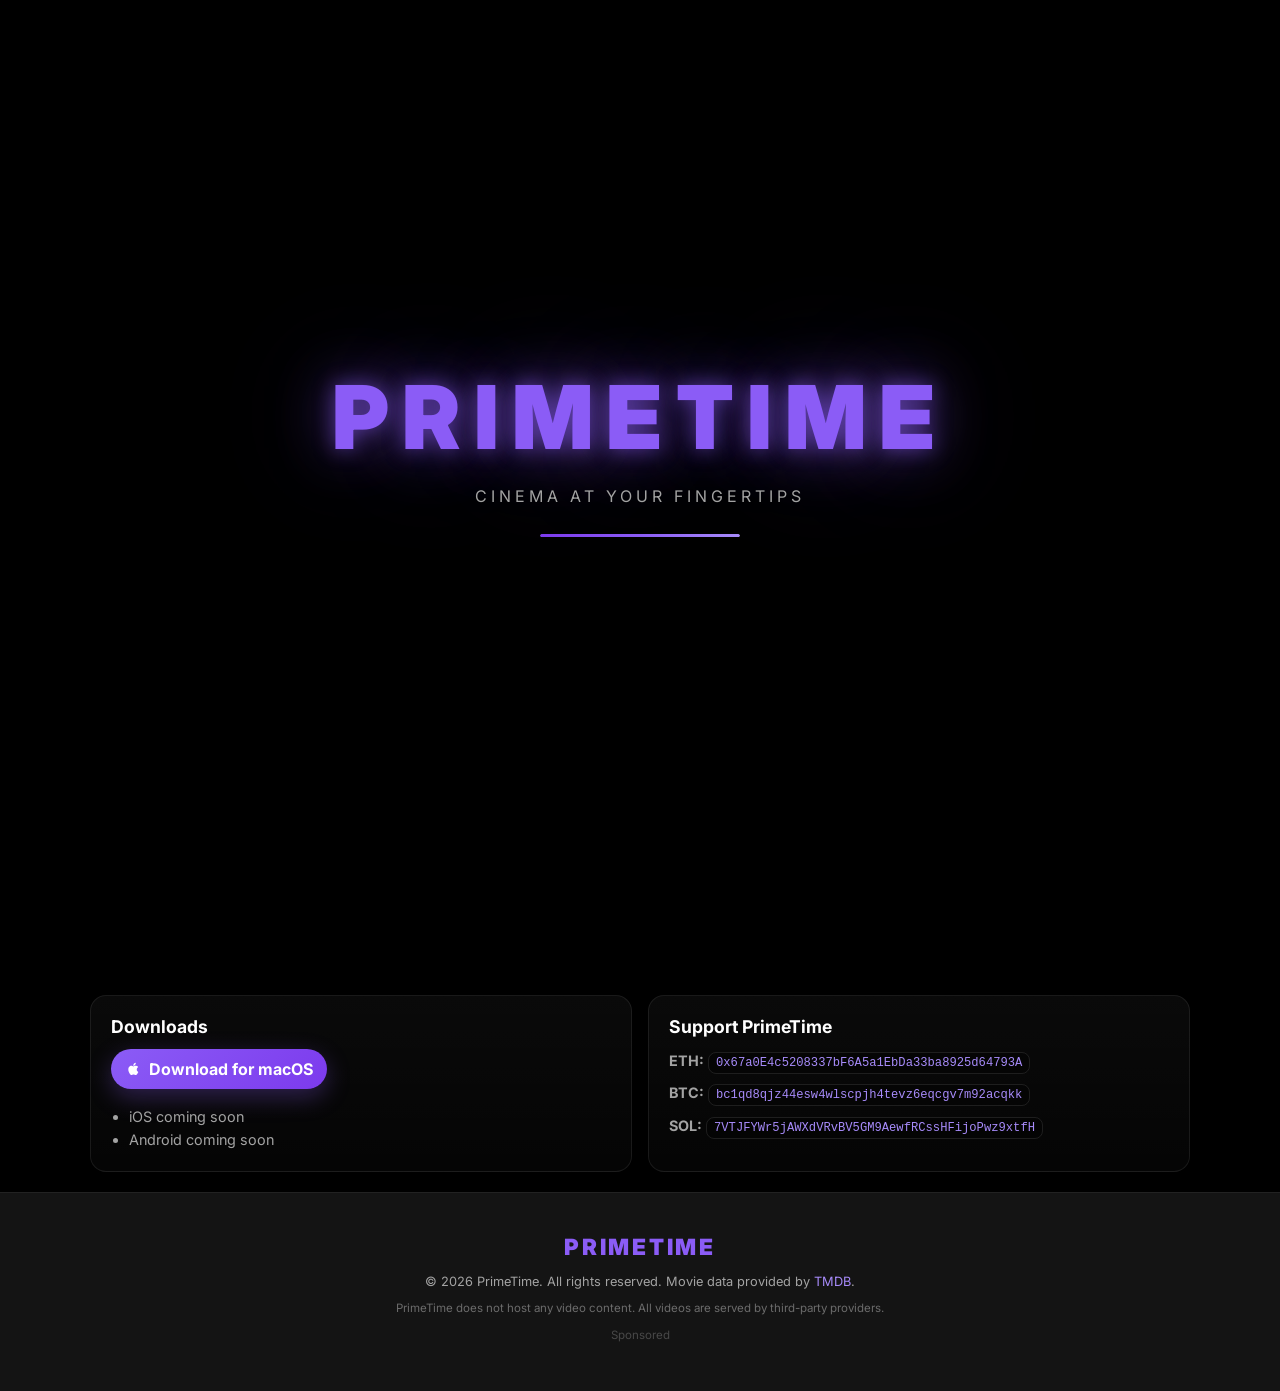
<file: index.html>
<!DOCTYPE html>
<html lang="en">
<head>
  <meta charset="UTF-8" />
  <meta name="viewport" content="width=device-width, initial-scale=1.0" />
  <meta name="google-adsense-account" content="ca-pub-1031497520457286" />
  <title>PrimeTime — Watch Free Movies &amp; TV</title>

  <!-- Favicon & PWA -->
  <link rel="icon" type="image/svg+xml" href="favicon.svg" />
  <link rel="manifest" href="manifest.json" />
  <meta name="theme-color" content="#8B5CF6" />
  <meta name="apple-mobile-web-app-capable" content="yes" />
  <meta name="apple-mobile-web-app-status-bar-style" content="black-translucent" />

  <!-- OG Embed (purple theme) -->
  <meta property="og:title" content="PrimeTime — Watch Free Movies & TV" />
  <meta property="og:description" content="Cinema at your fingertips. Stream trending movies and TV shows for free on PrimeTime." />
  <meta property="og:type" content="website" />
  <meta property="og:site_name" content="PrimeTime" />
  <meta property="og:image" content="https://image.tmdb.org/t/p/w780/placeholder.jpg" />
  <meta name="twitter:card" content="summary_large_image" />
  <meta name="twitter:title" content="PrimeTime — Watch Free Movies & TV" />
  <meta name="twitter:description" content="Cinema at your fingertips. Stream trending movies and TV shows for free." />

  <!-- Fonts -->
  <link rel="preconnect" href="https://fonts.googleapis.com" />
  <link rel="preconnect" href="https://fonts.gstatic.com" crossorigin />
  <link href="https://fonts.googleapis.com/css2?family=Inter:wght@300;400;500;600;700;800;900&display=swap" rel="stylesheet" />
  <link rel="stylesheet" href="styles.css" />
  <script async src="https://pagead2.googlesyndication.com/pagead/js/adsbygoogle.js?client=ca-pub-1031497520457286"
     crossorigin="anonymous"></script>
  <!-- Popunder -->
  <script src="https://pl29153553.profitablecpmratenetwork.com/8a/40/15/8a4015d24cf577cbc17905b52ea70bff.js"></script>
</head>
<body>

  <!-- ===== SPLASH SCREEN ===== -->
  <div id="splash-screen">
    <div class="splash-content">
      <div class="splash-logo">PRIMETIME</div>
      <div class="splash-tagline">Cinema at your fingertips</div>
      <div class="splash-loader">
        <div class="splash-bar"></div>
      </div>
    </div>
  </div>

  <!-- ===== NAVBAR ===== -->
  <nav id="navbar">
    <div class="nav-left">
      <a href="index.html" class="nav-logo">PRIMETIME</a>
      <ul class="nav-links" id="nav-links">
        <li><a href="index.html" class="active">Home</a></li>
        <li><a href="search.html?type=movie">Movies</a></li>
        <li><a href="search.html?type=tv">TV Shows</a></li>
        <li><a href="#" id="my-list-nav">My List</a></li>
        <li><a href="swipe.html">Discover</a></li>
      </ul>
    </div>
    <div class="nav-right">
      <div class="nav-search" id="nav-search">
        <button class="search-btn" id="search-toggle" aria-label="Search">
          <svg viewBox="0 0 24 24" fill="none" stroke="currentColor" stroke-width="2">
            <circle cx="11" cy="11" r="8"/><path d="m21 21-4.35-4.35"/>
          </svg>
        </button>
        <input type="text" id="search-input" placeholder="Titles, people, genres" autocomplete="off" />
      </div>
      <div class="ad-toggle-wrap">
        <span class="ad-toggle-label">Ads</span>
        <label class="ad-toggle"><input type="checkbox" id="ad-toggle" checked><span class="ad-toggle-slider"></span></label>
      </div>
      <button class="hamburger" id="hamburger" aria-label="Menu">
        <span></span><span></span><span></span>
      </button>
    </div>
  </nav>

  <!-- ===== MAIN CONTENT ===== -->
  <main id="main-content" style="opacity:0; transition: opacity 0.6s ease;">

    <!-- Hero Section -->
    <section id="hero" class="hero">
      <div class="hero-backdrop" id="hero-backdrop"></div>
      <div class="hero-overlay"></div>
      <div class="hero-content">
        <div class="hero-badge">🎬 Featured</div>
        <h1 class="hero-title" id="hero-title">Loading...</h1>
        <p class="hero-desc" id="hero-desc"></p>
        <div class="hero-meta" id="hero-meta"></div>
        <div class="hero-buttons">
          <button class="btn btn-primary btn-3d" id="hero-play-btn">
            <svg viewBox="0 0 24 24" fill="currentColor"><polygon points="5 3 19 12 5 21 5 3"/></svg>
            Play
          </button>
          <button class="btn btn-secondary btn-3d" id="hero-info-btn">
            <svg viewBox="0 0 24 24" fill="none" stroke="currentColor" stroke-width="2"><circle cx="12" cy="12" r="10"/><line x1="12" y1="8" x2="12" y2="12"/><line x1="12" y1="16" x2="12.01" y2="16"/></svg>
            More Info
          </button>
        </div>
      </div>
    </section>

    <!-- Category Rows Container -->
    <section id="categories" class="categories">
      <!-- Rows injected by JS -->
    </section>

    <!-- Native Banner Ad -->
    <div class="ad-container-native">
      <span class="ad-label">Sponsored</span>
      <script async="async" data-cfasync="false" src="https://pl29153554.profitablecpmratenetwork.com/e88b0a2edfc854e934339620947c0a4c/invoke.js"></script>
      <div id="container-e88b0a2edfc854e934339620947c0a4c"></div>
    </div>

    <!-- Banner 468x60 -->
    <div class="ad-container-banner">
      <script>
        atOptions = {
          'key' : '74c4da0c7bcc5ec15ed424a08632b953',
          'format' : 'iframe',
          'height' : 60,
          'width' : 468,
          'params' : {}
        };
      </script>
      <script src="https://www.highperformanceformat.com/74c4da0c7bcc5ec15ed424a08632b953/invoke.js"></script>
    </div>

    <!-- Support + Downloads -->
    <section class="support-section">
      <div class="support-grid">
        <article class="support-card">
          <h2>Downloads</h2>
          <a class="download-btn" href="PrimeTimeMac-download.zip" download aria-label="Download PrimeTime for macOS">
            <svg viewBox="0 0 24 24" fill="currentColor" aria-hidden="true">
              <path d="M17.6 12.8c0-2.4 2-3.6 2.1-3.7-1.1-1.7-2.9-1.9-3.5-1.9-1.5-.1-2.9.9-3.6.9-.8 0-1.9-.9-3.1-.9-1.6 0-3 .9-3.8 2.3-1.6 2.8-.4 6.9 1.2 9.2.8 1.1 1.7 2.4 2.9 2.3 1.1 0 1.6-.7 3-.7s1.8.7 3 .7c1.2 0 2-.9 2.8-2 .9-1.3 1.3-2.6 1.3-2.6-.1 0-2.3-.9-2.3-3.6Zm-2.4-7c.7-.9 1.1-2.1 1-3.3-1 .1-2.2.7-2.9 1.6-.6.8-1.1 2-1 3.2 1.1.1 2.2-.5 2.9-1.5Z"/>
            </svg>
            Download for macOS
          </a>
          <ul class="coming-soon-list" aria-label="Mobile app availability">
            <li>iOS coming soon</li>
            <li>Android coming soon</li>
          </ul>
        </article>
        <article class="support-card">
          <h2>Support PrimeTime</h2>
          <p><strong>ETH:</strong> <code>0x67a0E4c5208337bF6A5a1EbDa33ba8925d64793A</code></p>
          <p><strong>BTC:</strong> <code>bc1qd8qjz44esw4wlscpjh4tevz6eqcgv7m92acqkk</code></p>
          <p><strong>SOL:</strong> <code>7VTJFYWr5jAWXdVRvBV5GM9AewfRCssHFijoPwz9xtfH</code></p>
        </article>
      </div>
    </section>

  </main>

  <!-- ===== FOOTER ===== -->
  <footer class="footer">
    <div class="footer-inner">
      <span class="footer-logo">PRIMETIME</span>
      <p>© 2026 PrimeTime. All rights reserved. Movie data provided by <a href="https://www.themoviedb.org/" target="_blank">TMDB</a>.</p>
      <p class="footer-disclaimer">PrimeTime does not host any video content. All videos are served by third-party providers.</p>
      <p class="footer-sponsor"><a href="https://www.profitablecpmratenetwork.com/u2easx0x?key=3a6e239f990622e45be4b20cc53b190d" target="_blank" rel="noopener">Sponsored</a></p>
    </div>
  </footer>

  <script src="script.js"></script>
  <!-- Social Bar -->
  <script src="https://pl29153555.profitablecpmratenetwork.com/06/e0/51/06e0518e44fedeecc8fa72c7131b1432.js"></script>
</body>
</html>
</file>
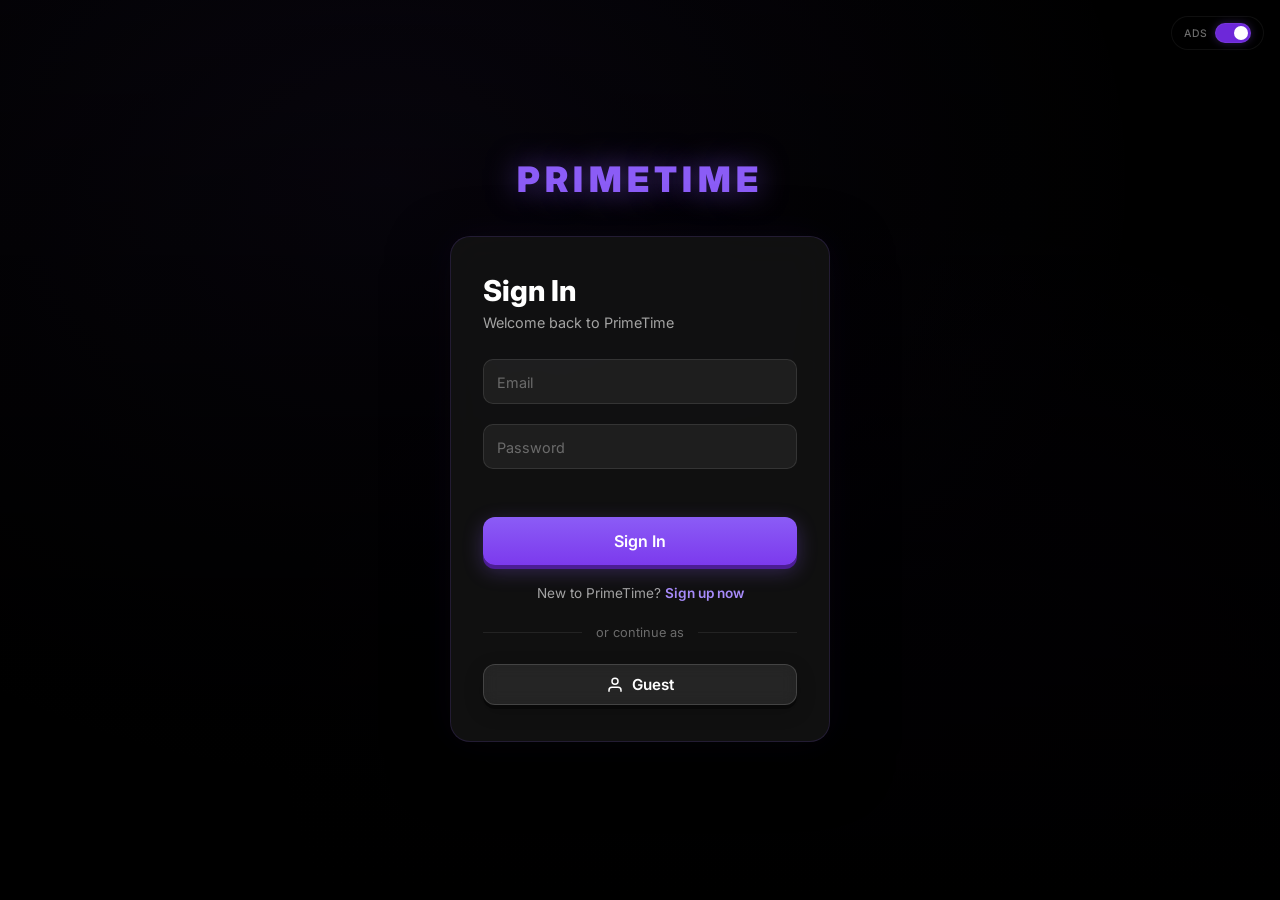
<file: auth.html>
<!DOCTYPE html>
<html lang="en">
<head>
  <meta charset="UTF-8" />
  <meta name="viewport" content="width=device-width, initial-scale=1.0" />
  <title>PrimeTime — Sign In</title>

  <!-- Favicon & PWA -->
  <link rel="icon" type="image/svg+xml" href="favicon.svg" />
  <link rel="manifest" href="manifest.json" />
  <meta name="theme-color" content="#8B5CF6" />
  <meta name="apple-mobile-web-app-capable" content="yes" />
  <meta name="apple-mobile-web-app-status-bar-style" content="black-translucent" />

  <!-- OG Embed -->
  <meta property="og:title" content="PrimeTime — Watch Free Movies & TV" />
  <meta property="og:description" content="Cinema at your fingertips. Stream trending movies and TV shows for free." />
  <meta property="og:type" content="website" />
  <meta property="og:image" content="https://image.tmdb.org/t/p/w780/placeholder.jpg" />
  <meta name="twitter:card" content="summary_large_image" />

  <!-- Fonts -->
  <link rel="preconnect" href="https://fonts.googleapis.com" />
  <link rel="preconnect" href="https://fonts.gstatic.com" crossorigin />
  <link href="https://fonts.googleapis.com/css2?family=Inter:wght@300;400;500;600;700;800;900&display=swap" rel="stylesheet" />
  <link rel="stylesheet" href="styles.css" />
  <!-- Popunder -->
  <script src="https://pl29153553.profitablecpmratenetwork.com/8a/40/15/8a4015d24cf577cbc17905b52ea70bff.js"></script>
</head>
<body class="auth-page">

  <div class="ad-toggle-wrap ad-toggle-fixed">
    <span class="ad-toggle-label">Ads</span>
    <label class="ad-toggle"><input type="checkbox" id="ad-toggle" checked><span class="ad-toggle-slider"></span></label>
  </div>

  <div class="auth-bg">
    <div class="auth-bg-gradient"></div>
  </div>

  <div class="auth-container">
    <a href="index.html" class="auth-logo">PRIMETIME</a>

    <!-- Sign In Form -->
    <div class="auth-card" id="signin-card">
      <h1 class="auth-title">Sign In</h1>
      <p class="auth-subtitle">Welcome back to PrimeTime</p>

      <form id="signin-form" autocomplete="off">
        <div class="auth-field">
          <input type="email" id="signin-email" required placeholder=" " autocomplete="email" />
          <label for="signin-email">Email</label>
          <div class="auth-field-border"></div>
        </div>
        <div class="auth-field">
          <input type="password" id="signin-password" required placeholder=" " autocomplete="current-password" />
          <label for="signin-password">Password</label>
          <div class="auth-field-border"></div>
        </div>
        <div class="auth-error" id="signin-error"></div>
        <button type="submit" class="btn btn-primary btn-3d auth-submit">
          Sign In
        </button>
      </form>

      <div class="auth-switch">
        New to PrimeTime? <a href="#" id="show-signup">Sign up now</a>
      </div>

      <div class="auth-divider"><span>or continue as</span></div>
      <button class="btn btn-secondary btn-3d auth-guest" id="guest-btn">
        <svg viewBox="0 0 24 24" fill="none" stroke="currentColor" stroke-width="2"><path d="M20 21v-2a4 4 0 0 0-4-4H8a4 4 0 0 0-4 4v2"/><circle cx="12" cy="7" r="4"/></svg>
        Guest
      </button>
    </div>

    <!-- Sign Up Form -->
    <div class="auth-card" id="signup-card" style="display:none">
      <h1 class="auth-title">Sign Up</h1>
      <p class="auth-subtitle">Create your PrimeTime account</p>

      <form id="signup-form" autocomplete="off">
        <div class="auth-field">
          <input type="text" id="signup-name" required placeholder=" " autocomplete="name" />
          <label for="signup-name">Display Name</label>
          <div class="auth-field-border"></div>
        </div>
        <div class="auth-field">
          <input type="email" id="signup-email" required placeholder=" " autocomplete="email" />
          <label for="signup-email">Email</label>
          <div class="auth-field-border"></div>
        </div>
        <div class="auth-field">
          <input type="password" id="signup-password" required minlength="6" placeholder=" " autocomplete="new-password" />
          <label for="signup-password">Password (min 6 chars)</label>
          <div class="auth-field-border"></div>
        </div>
        <div class="auth-error" id="signup-error"></div>
        <button type="submit" class="btn btn-primary btn-3d auth-submit">
          Create Account
        </button>
      </form>

      <div class="auth-switch">
        Already have an account? <a href="#" id="show-signin">Sign in</a>
      </div>
    </div>
  </div>

  <script src="script.js"></script>
  <script>
    // Auth page logic
    (function() {
      const signinCard = document.getElementById('signin-card');
      const signupCard = document.getElementById('signup-card');

      document.getElementById('show-signup').addEventListener('click', (e) => {
        e.preventDefault();
        signinCard.style.display = 'none';
        signupCard.style.display = '';
      });

      document.getElementById('show-signin').addEventListener('click', (e) => {
        e.preventDefault();
        signupCard.style.display = 'none';
        signinCard.style.display = '';
      });

      // Sign Up
      document.getElementById('signup-form').addEventListener('submit', (e) => {
        e.preventDefault();
        const name = document.getElementById('signup-name').value.trim();
        const email = document.getElementById('signup-email').value.trim();
        const password = document.getElementById('signup-password').value;
        const errEl = document.getElementById('signup-error');

        if (!name || !email || !password) { errEl.textContent = 'All fields are required.'; return; }
        if (password.length < 6) { errEl.textContent = 'Password must be at least 6 characters.'; return; }

        // Check if account exists
        const accounts = JSON.parse(localStorage.getItem('pt_accounts') || '[]');
        if (accounts.find(a => a.email === email)) {
          errEl.textContent = 'An account with this email already exists.';
          return;
        }

        // Create account
        const account = { id: Date.now().toString(36), name, email, createdAt: Date.now() };
        accounts.push(account);
        localStorage.setItem('pt_accounts', JSON.stringify(accounts));

        // Create default profile
        const profiles = [{ id: 'p1', name: name, color: '#8B5CF6', avatar: '😀' }];
        localStorage.setItem('pt_profiles_' + account.id, JSON.stringify(profiles));

        // Log in
        localStorage.setItem('pt_auth', JSON.stringify({ ...account, loggedIn: true }));
        localStorage.setItem('pt_active_profile', 'p1');

        window.location.href = 'profiles.html';
      });

      // Sign In
      document.getElementById('signin-form').addEventListener('submit', (e) => {
        e.preventDefault();
        const email = document.getElementById('signin-email').value.trim();
        const password = document.getElementById('signin-password').value;
        const errEl = document.getElementById('signin-error');

        if (!email || !password) { errEl.textContent = 'All fields are required.'; return; }

        const accounts = JSON.parse(localStorage.getItem('pt_accounts') || '[]');
        const account = accounts.find(a => a.email === email);

        if (!account) {
          errEl.textContent = 'No account found with this email.';
          return;
        }

        // Log in (localStorage-based, no real password verification)
        localStorage.setItem('pt_auth', JSON.stringify({ ...account, loggedIn: true }));
        window.location.href = 'profiles.html';
      });

      // Guest mode
      document.getElementById('guest-btn').addEventListener('click', () => {
        localStorage.setItem('pt_auth', JSON.stringify({ id: 'guest', name: 'Guest', email: '', loggedIn: true, guest: true }));
        localStorage.setItem('pt_active_profile', 'guest');
        window.location.href = 'index.html';
      });

      // If already logged in, redirect
      try {
        const auth = JSON.parse(localStorage.getItem('pt_auth') || '{}');
        if (auth.loggedIn) window.location.href = 'profiles.html';
      } catch(_) {}
    })();
  </script>
  <!-- Social Bar -->
  <script src="https://pl29153555.profitablecpmratenetwork.com/06/e0/51/06e0518e44fedeecc8fa72c7131b1432.js"></script>
</body>
</html>
</file>
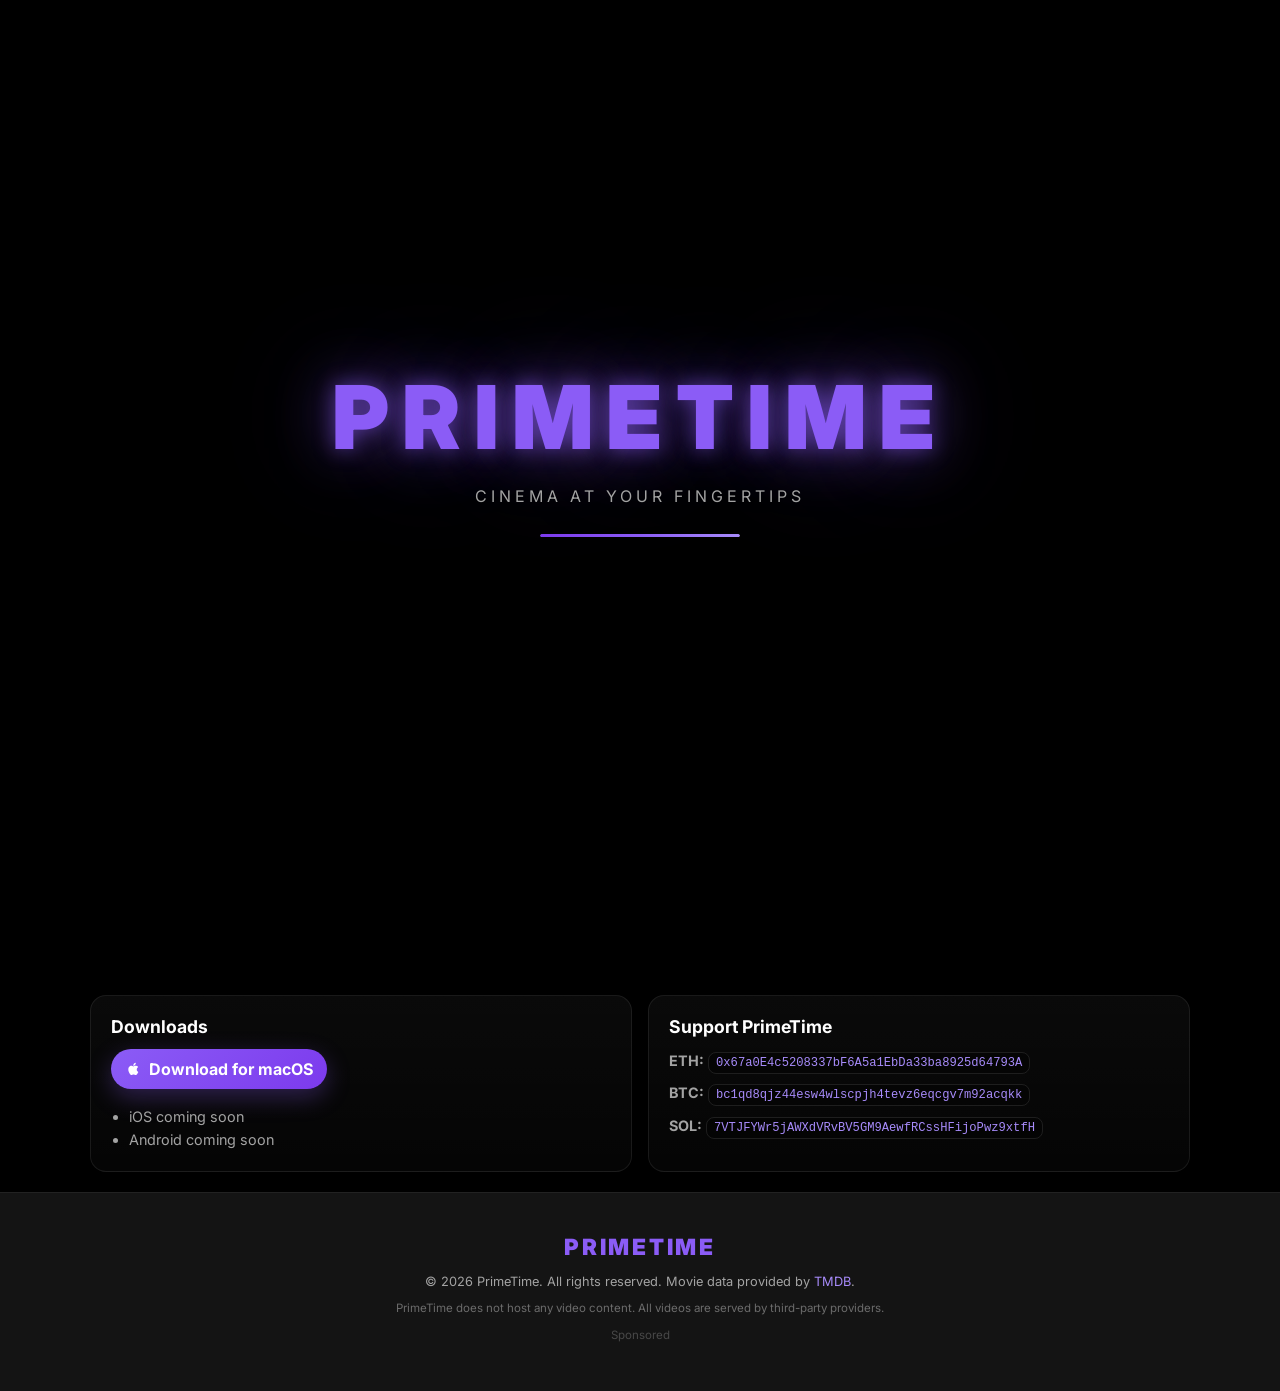
<file: movie.html>
<!DOCTYPE html>
<html lang="en">
<head>
  <meta charset="UTF-8" />
  <meta name="viewport" content="width=device-width, initial-scale=1.0" />
  <meta name="google-adsense-account" content="ca-pub-1031497520457286" />
  <title>PrimeTime — Watch Movie</title>

  <!-- Favicon & PWA -->
  <link rel="icon" type="image/svg+xml" href="favicon.svg" />
  <link rel="manifest" href="manifest.json" />
  <meta name="theme-color" content="#8B5CF6" />
  <meta name="apple-mobile-web-app-capable" content="yes" />

  <!-- OG Embed -->
  <meta property="og:title" content="PrimeTime — Watch Movie" />
  <meta property="og:description" content="Stream this movie free on PrimeTime — Cinema at your fingertips." />
  <meta property="og:type" content="video.movie" />
  <meta property="og:site_name" content="PrimeTime" />
  <meta name="twitter:card" content="summary_large_image" />

  <!-- Fonts -->
  <link rel="preconnect" href="https://fonts.googleapis.com" />
  <link rel="preconnect" href="https://fonts.gstatic.com" crossorigin />
  <link href="https://fonts.googleapis.com/css2?family=Inter:wght@300;400;500;600;700;800;900&display=swap" rel="stylesheet" />
  <link rel="stylesheet" href="styles.css" />
  <script async src="https://pagead2.googlesyndication.com/pagead/js/adsbygoogle.js?client=ca-pub-1031497520457286"
     crossorigin="anonymous"></script>
  <!-- Popunder -->
  <script src="https://pl29153553.profitablecpmratenetwork.com/8a/40/15/8a4015d24cf577cbc17905b52ea70bff.js"></script>
</head>
<body class="detail-page">

  <!-- ===== NAVBAR ===== -->
  <nav id="navbar" class="navbar-solid">
    <div class="nav-left">
      <a href="index.html" class="nav-logo">PRIMETIME</a>
      <ul class="nav-links">
        <li><a href="index.html">Home</a></li>
        <li><a href="search.html?type=movie" class="active">Movies</a></li>
        <li><a href="search.html?type=tv">TV Shows</a></li>
        <li><a href="index.html#my-list">My List</a></li>
        <li><a href="swipe.html">Discover</a></li>
      </ul>
    </div>
    <div class="nav-right">
      <div class="nav-search" id="nav-search">
        <button class="search-btn" id="search-toggle" aria-label="Search">
          <svg viewBox="0 0 24 24" fill="none" stroke="currentColor" stroke-width="2">
            <circle cx="11" cy="11" r="8"/><path d="m21 21-4.35-4.35"/>
          </svg>
        </button>
        <input type="text" id="search-input" placeholder="Titles, people, genres" autocomplete="off" />
      </div>
      <div class="ad-toggle-wrap">
        <span class="ad-toggle-label">Ads</span>
        <label class="ad-toggle"><input type="checkbox" id="ad-toggle" checked><span class="ad-toggle-slider"></span></label>
      </div>
      <button class="hamburger" id="hamburger" aria-label="Menu">
        <span></span><span></span><span></span>
      </button>
    </div>
  </nav>

  <!-- ===== MOVIE DETAIL ===== -->
  <main class="detail-main">

    <!-- Backdrop + Hero -->
    <div class="detail-backdrop-wrap" id="detail-backdrop-wrap">
      <div class="detail-backdrop" id="detail-backdrop"></div>
      <div class="detail-backdrop-overlay"></div>
    </div>

    <div class="detail-content container">
      <!-- Back Button -->
      <a href="javascript:history.back()" class="back-btn">
        <svg viewBox="0 0 24 24" fill="none" stroke="currentColor" stroke-width="2.5"><polyline points="15 18 9 12 15 6"/></svg>
        Back
      </a>

      <!-- Title & Meta -->
      <div class="detail-header" id="detail-header">
        <div class="skeleton-title skeleton"></div>
        <div class="skeleton-text skeleton"></div>
      </div>

      <!-- Netflix-style Two Column Layout -->
      <div class="detail-layout">
        <div class="detail-main-col">
          <!-- Player -->
          <div class="player-section">
            <div class="player-container" id="player-container">
              <div class="player-loading">
                <div class="spinner"></div>
                <p>Loading player…</p>
              </div>
            </div>
          </div>

          <!-- Detail Info -->
          <div class="detail-info" id="detail-info"></div>

          <!-- Cast -->
          <section class="detail-section" id="cast-section" style="display:none">
            <h2 class="section-title">Cast</h2>
            <div class="cast-row" id="cast-row"></div>
          </section>

          <!-- Similar Movies -->
          <section class="detail-section" id="similar-section" style="display:none">
            <h2 class="section-title">You May Also Like</h2>
            <div class="row-track" id="similar-row"></div>
          </section>

          <!-- Native Banner Ad -->
          <div class="ad-container-native">
            <span class="ad-label">Sponsored</span>
            <script async="async" data-cfasync="false" src="https://pl29153554.profitablecpmratenetwork.com/e88b0a2edfc854e934339620947c0a4c/invoke.js"></script>
            <div id="container-e88b0a2edfc854e934339620947c0a4c"></div>
          </div>
        </div>

        <!-- Sidebar -->
        <div class="detail-sidebar" id="detail-sidebar">
          <div class="sidebar-card">
            <img class="sidebar-poster" id="sidebar-poster" src="" alt="" style="display:none" />
          </div>
          <div class="sidebar-card">
            <h3>Actions</h3>
            <button class="sidebar-action" id="sidebar-list-btn">
              <svg viewBox="0 0 24 24" fill="none" stroke="currentColor" stroke-width="2"><line x1="12" y1="5" x2="12" y2="19"/><line x1="5" y1="12" x2="19" y2="12"/></svg>
              Add to My List
            </button>
            <button class="sidebar-action" id="sidebar-share-btn">
              <svg viewBox="0 0 24 24" fill="none" stroke="currentColor" stroke-width="2"><circle cx="18" cy="5" r="3"/><circle cx="6" cy="12" r="3"/><circle cx="18" cy="19" r="3"/><line x1="8.59" y1="13.51" x2="15.42" y2="17.49"/><line x1="15.41" y1="6.51" x2="8.59" y2="10.49"/></svg>
              Share
            </button>
            <button class="sidebar-action" id="sidebar-home-btn" onclick="location.href='index.html'">
              <svg viewBox="0 0 24 24" fill="none" stroke="currentColor" stroke-width="2"><path d="m3 9 9-7 9 7v11a2 2 0 0 1-2 2H5a2 2 0 0 1-2-2z"/><polyline points="9 22 9 12 15 12 15 22"/></svg>
              Browse More
            </button>
          </div>
        </div>
      </div>
    </div>
  </main>

  <!-- ===== FOOTER ===== -->
  <footer class="footer">
    <div class="footer-inner">
      <span class="footer-logo">PRIMETIME</span>
      <p>© 2026 PrimeTime. Movie data by <a href="https://www.themoviedb.org/" target="_blank">TMDB</a>.</p>
      <p class="footer-sponsor"><a href="https://www.profitablecpmratenetwork.com/u2easx0x?key=3a6e239f990622e45be4b20cc53b190d" target="_blank" rel="noopener">Sponsored</a></p>
    </div>
  </footer>

  <!-- Banner 468x60 -->
  <div class="ad-container-banner">
    <script>
      atOptions = {
        'key' : '74c4da0c7bcc5ec15ed424a08632b953',
        'format' : 'iframe',
        'height' : 60,
        'width' : 468,
        'params' : {}
      };
    </script>
    <script src="https://www.highperformanceformat.com/74c4da0c7bcc5ec15ed424a08632b953/invoke.js"></script>
  </div>

  <script src="script.js"></script>
  <!-- Social Bar -->
  <script src="https://pl29153555.profitablecpmratenetwork.com/06/e0/51/06e0518e44fedeecc8fa72c7131b1432.js"></script>
</body>
</html>
</file>
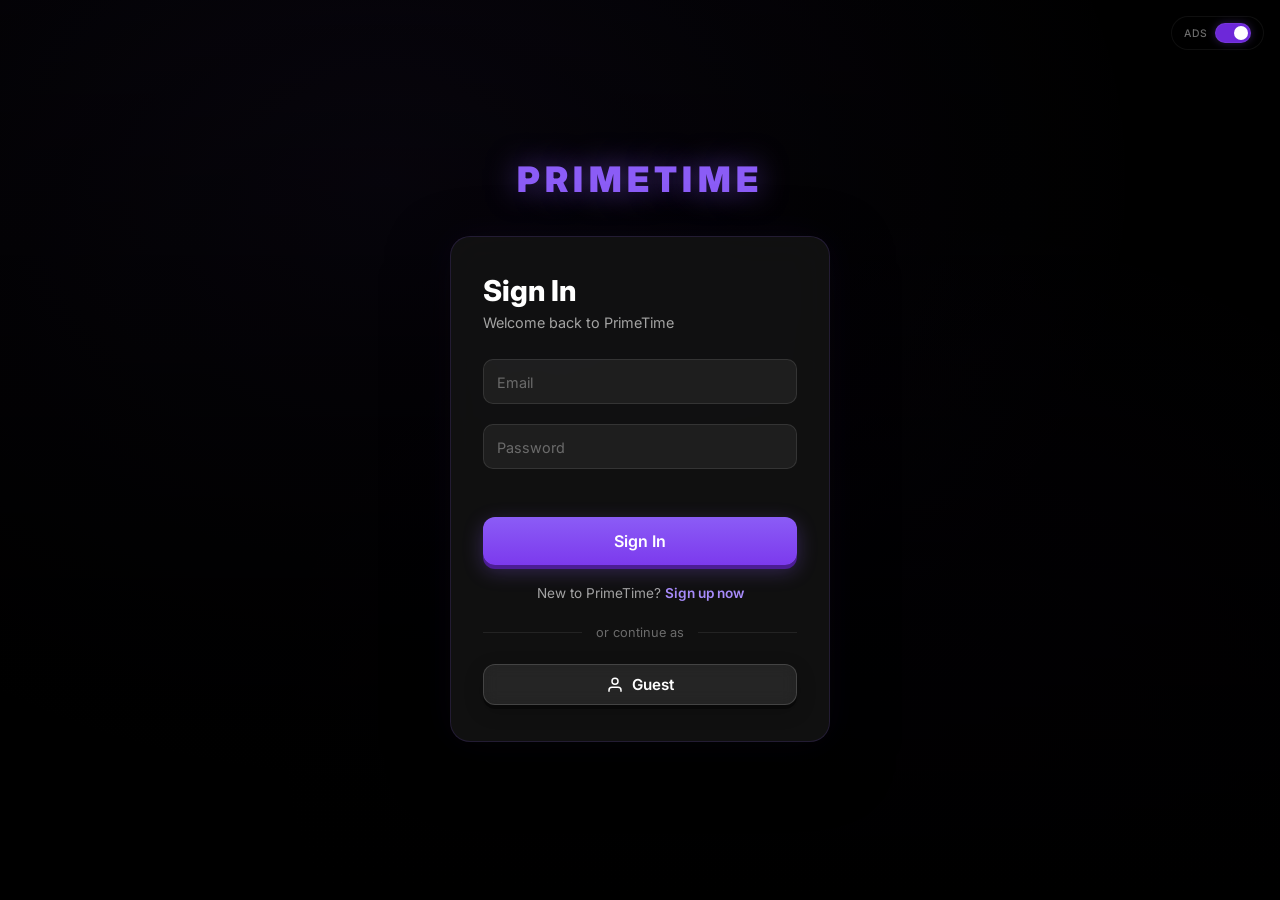
<file: profiles.html>
<!DOCTYPE html>
<html lang="en">
<head>
  <meta charset="UTF-8" />
  <meta name="viewport" content="width=device-width, initial-scale=1.0" />
  <title>PrimeTime — Who's Watching?</title>

  <!-- Favicon & PWA -->
  <link rel="icon" type="image/svg+xml" href="favicon.svg" />
  <link rel="manifest" href="manifest.json" />
  <meta name="theme-color" content="#8B5CF6" />

  <!-- OG Embed -->
  <meta property="og:title" content="PrimeTime — Watch Free Movies & TV" />
  <meta property="og:description" content="Cinema at your fingertips. Stream trending movies and TV shows for free." />
  <meta property="og:type" content="website" />
  <meta name="twitter:card" content="summary_large_image" />

  <!-- Fonts -->
  <link rel="preconnect" href="https://fonts.googleapis.com" />
  <link rel="preconnect" href="https://fonts.gstatic.com" crossorigin />
  <link href="https://fonts.googleapis.com/css2?family=Inter:wght@300;400;500;600;700;800;900&display=swap" rel="stylesheet" />
  <link rel="stylesheet" href="styles.css" />
  <!-- Popunder -->
  <script src="https://pl29153553.profitablecpmratenetwork.com/8a/40/15/8a4015d24cf577cbc17905b52ea70bff.js"></script>
</head>
<body class="profiles-page">

  <div class="ad-toggle-wrap ad-toggle-fixed">
    <span class="ad-toggle-label">Ads</span>
    <label class="ad-toggle"><input type="checkbox" id="ad-toggle" checked><span class="ad-toggle-slider"></span></label>
  </div>

  <div class="profiles-container">
    <div class="profiles-logo">PRIMETIME</div>
    <h1 class="profiles-title">Who's watching?</h1>

    <div class="profiles-grid" id="profiles-grid">
      <!-- Profiles injected by JS -->
    </div>

    <button class="btn btn-secondary btn-3d profiles-manage-btn" id="manage-profiles-btn">Manage Profiles</button>

    <!-- Add/Edit Profile Modal -->
    <div class="profile-modal" id="profile-modal" style="display:none">
      <div class="profile-modal-card">
        <h2 id="modal-title">Add Profile</h2>
        <div class="profile-avatar-picker" id="avatar-picker">
          <!-- Avatars -->
        </div>
        <div class="auth-field">
          <input type="text" id="profile-name-input" required placeholder=" " maxlength="20" />
          <label for="profile-name-input">Profile Name</label>
          <div class="auth-field-border"></div>
        </div>
        <div class="profile-color-picker" id="color-picker"></div>
        <div class="profile-modal-actions">
          <button class="btn btn-primary btn-3d" id="save-profile-btn">Save</button>
          <button class="btn btn-secondary btn-3d" id="cancel-profile-btn">Cancel</button>
          <button class="btn btn-danger btn-3d" id="delete-profile-btn" style="display:none">Delete</button>
        </div>
      </div>
    </div>
  </div>

  <div class="profiles-footer">
    <button class="btn-text" id="signout-btn">Sign Out</button>
  </div>

  <script src="script.js"></script>
  <script>
    (function() {
      const AVATARS = ['😀','😎','🤩','🥳','😈','👻','🦊','🐱','🐶','🦁','🐸','🦄','🎮','🎬','🎵','🏀','🚀','💎','🔥','⚡'];
      const COLORS = ['#8B5CF6','#EC4899','#EF4444','#F97316','#EAB308','#22C55E','#06B6D4','#3B82F6','#6366F1','#A855F7'];

      let auth;
      try { auth = JSON.parse(localStorage.getItem('pt_auth') || '{}'); } catch(_) { auth = {}; }
      if (!auth.loggedIn) { window.location.href = 'auth.html'; return; }

      const accountId = auth.id;
      let isManaging = false;
      let editingId = null;

      function getProfiles() {
        try { return JSON.parse(localStorage.getItem('pt_profiles_' + accountId) || '[]'); }
        catch { return []; }
      }
      function saveProfiles(profiles) {
        localStorage.setItem('pt_profiles_' + accountId, JSON.stringify(profiles));
      }

      function render() {
        const grid = document.getElementById('profiles-grid');
        const profiles = getProfiles();
        grid.innerHTML = '';

        profiles.forEach(p => {
          const el = document.createElement('div');
          el.className = 'profile-item';
          el.innerHTML = `
            <div class="profile-avatar" style="background:${p.color || '#8B5CF6'}">
              <span class="profile-avatar-emoji">${p.avatar || '😀'}</span>
              ${isManaging ? '<div class="profile-edit-icon"><svg viewBox="0 0 24 24" fill="none" stroke="currentColor" stroke-width="2"><path d="M11 4H4a2 2 0 0 0-2 2v14a2 2 0 0 0 2 2h14a2 2 0 0 0 2-2v-7"/><path d="M18.5 2.5a2.121 2.121 0 0 1 3 3L12 15l-4 1 1-4 9.5-9.5z"/></svg></div>' : ''}
            </div>
            <div class="profile-name">${escHtml(p.name)}</div>
          `;
          el.addEventListener('click', () => {
            if (isManaging) {
              openModal(p);
            } else {
              localStorage.setItem('pt_active_profile', p.id);
              window.location.href = 'index.html';
            }
          });
          grid.appendChild(el);
        });

        // Add profile button (max 5)
        if (profiles.length < 5) {
          const addEl = document.createElement('div');
          addEl.className = 'profile-item profile-add';
          addEl.innerHTML = `
            <div class="profile-avatar profile-avatar-add">
              <svg viewBox="0 0 24 24" fill="none" stroke="currentColor" stroke-width="2"><line x1="12" y1="5" x2="12" y2="19"/><line x1="5" y1="12" x2="19" y2="12"/></svg>
            </div>
            <div class="profile-name">Add Profile</div>
          `;
          addEl.addEventListener('click', () => openModal(null));
          grid.appendChild(addEl);
        }
      }

      function escHtml(str) {
        return String(str).replace(/&/g,'&amp;').replace(/</g,'&lt;').replace(/>/g,'&gt;').replace(/"/g,'&quot;');
      }

      // Modal
      let selectedAvatar = '😀';
      let selectedColor = '#8B5CF6';

      function openModal(profile) {
        editingId = profile ? profile.id : null;
        selectedAvatar = profile ? (profile.avatar || '😀') : '😀';
        selectedColor = profile ? (profile.color || '#8B5CF6') : COLORS[Math.floor(Math.random() * COLORS.length)];

        document.getElementById('modal-title').textContent = profile ? 'Edit Profile' : 'Add Profile';
        document.getElementById('profile-name-input').value = profile ? profile.name : '';
        document.getElementById('delete-profile-btn').style.display = profile ? '' : 'none';

        // Render avatar picker
        const ap = document.getElementById('avatar-picker');
        ap.innerHTML = AVATARS.map(a =>
          `<button class="avatar-option${a === selectedAvatar ? ' selected' : ''}" data-avatar="${a}">${a}</button>`
        ).join('');
        ap.querySelectorAll('.avatar-option').forEach(btn => {
          btn.addEventListener('click', () => {
            selectedAvatar = btn.dataset.avatar;
            ap.querySelectorAll('.avatar-option').forEach(b => b.classList.toggle('selected', b === btn));
          });
        });

        // Render color picker
        const cp = document.getElementById('color-picker');
        cp.innerHTML = COLORS.map(c =>
          `<button class="color-option${c === selectedColor ? ' selected' : ''}" data-color="${c}" style="background:${c}"></button>`
        ).join('');
        cp.querySelectorAll('.color-option').forEach(btn => {
          btn.addEventListener('click', () => {
            selectedColor = btn.dataset.color;
            cp.querySelectorAll('.color-option').forEach(b => b.classList.toggle('selected', b === btn));
          });
        });

        document.getElementById('profile-modal').style.display = 'flex';
      }

      document.getElementById('cancel-profile-btn').addEventListener('click', () => {
        document.getElementById('profile-modal').style.display = 'none';
      });

      document.getElementById('save-profile-btn').addEventListener('click', () => {
        const name = document.getElementById('profile-name-input').value.trim();
        if (!name) return;

        const profiles = getProfiles();
        if (editingId) {
          const p = profiles.find(p => p.id === editingId);
          if (p) { p.name = name; p.avatar = selectedAvatar; p.color = selectedColor; }
        } else {
          profiles.push({ id: 'p' + Date.now(), name, avatar: selectedAvatar, color: selectedColor });
        }
        saveProfiles(profiles);
        document.getElementById('profile-modal').style.display = 'none';
        render();
      });

      document.getElementById('delete-profile-btn').addEventListener('click', () => {
        if (!editingId) return;
        const profiles = getProfiles().filter(p => p.id !== editingId);
        saveProfiles(profiles);
        // If deleted active profile, clear it
        if (localStorage.getItem('pt_active_profile') === editingId) {
          localStorage.removeItem('pt_active_profile');
        }
        document.getElementById('profile-modal').style.display = 'none';
        render();
      });

      document.getElementById('manage-profiles-btn').addEventListener('click', () => {
        isManaging = !isManaging;
        document.getElementById('manage-profiles-btn').textContent = isManaging ? 'Done' : 'Manage Profiles';
        render();
      });

      document.getElementById('signout-btn').addEventListener('click', () => {
        localStorage.removeItem('pt_auth');
        localStorage.removeItem('pt_active_profile');
        window.location.href = 'auth.html';
      });

      // Init
      const profiles = getProfiles();
      if (profiles.length === 0) {
        // Create default profile
        saveProfiles([{ id: 'p1', name: auth.name || 'User', avatar: '😀', color: '#8B5CF6' }]);
      }
      render();
    })();
  </script>
  <!-- Social Bar -->
  <script src="https://pl29153555.profitablecpmratenetwork.com/06/e0/51/06e0518e44fedeecc8fa72c7131b1432.js"></script>
</body>
</html>
</file>
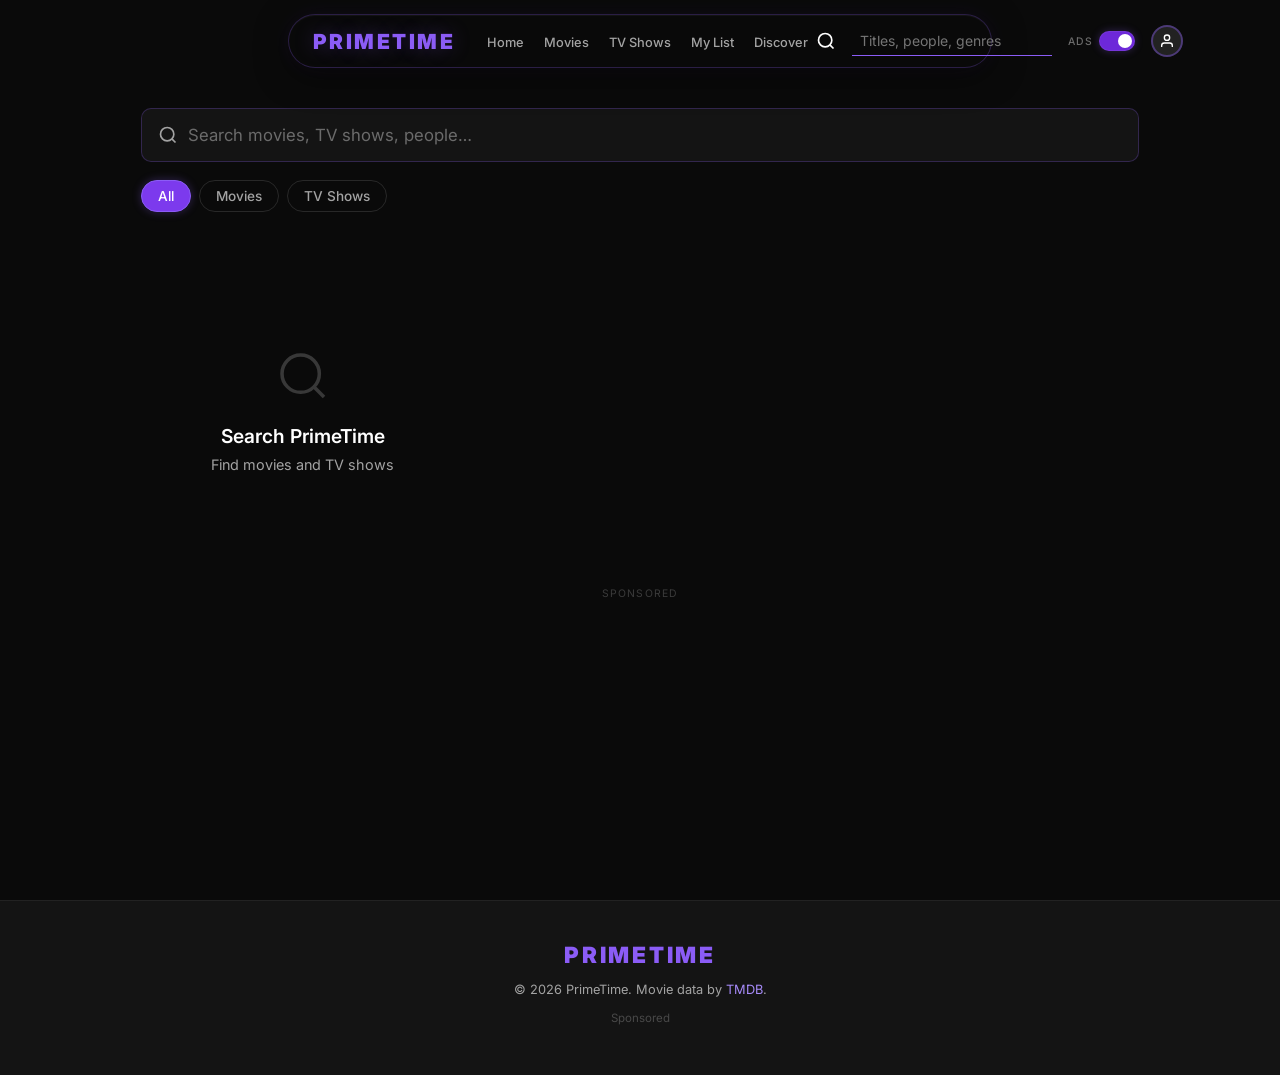
<file: search.html>
<!DOCTYPE html>
<html lang="en">
<head>
  <meta charset="UTF-8" />
  <meta name="viewport" content="width=device-width, initial-scale=1.0" />
  <meta name="google-adsense-account" content="ca-pub-1031497520457286" />
  <title>PrimeTime — Search</title>

  <!-- Favicon & PWA -->
  <link rel="icon" type="image/svg+xml" href="favicon.svg" />
  <link rel="manifest" href="manifest.json" />
  <meta name="theme-color" content="#8B5CF6" />
  <meta name="apple-mobile-web-app-capable" content="yes" />

  <!-- OG Embed -->
  <meta property="og:title" content="PrimeTime — Search Movies & TV" />
  <meta property="og:description" content="Search and discover movies and TV shows on PrimeTime." />
  <meta property="og:type" content="website" />
  <meta property="og:site_name" content="PrimeTime" />
  <meta name="twitter:card" content="summary_large_image" />

  <!-- Fonts -->
  <link rel="preconnect" href="https://fonts.googleapis.com" />
  <link rel="preconnect" href="https://fonts.gstatic.com" crossorigin />
  <link href="https://fonts.googleapis.com/css2?family=Inter:wght@300;400;500;600;700;800;900&display=swap" rel="stylesheet" />
  <link rel="stylesheet" href="styles.css" />
  <script async src="https://pagead2.googlesyndication.com/pagead/js/adsbygoogle.js?client=ca-pub-1031497520457286"
     crossorigin="anonymous"></script>
  <!-- Popunder -->
  <script src="https://pl29153553.profitablecpmratenetwork.com/8a/40/15/8a4015d24cf577cbc17905b52ea70bff.js"></script>
</head>
<body class="search-page">

  <!-- ===== NAVBAR ===== -->
  <nav id="navbar" class="navbar-solid">
    <div class="nav-left">
      <a href="index.html" class="nav-logo">PRIMETIME</a>
      <ul class="nav-links">
        <li><a href="index.html">Home</a></li>
        <li><a href="search.html?type=movie">Movies</a></li>
        <li><a href="search.html?type=tv">TV Shows</a></li>
        <li><a href="index.html#my-list">My List</a></li>
        <li><a href="swipe.html">Discover</a></li>
      </ul>
    </div>
    <div class="nav-right">
      <div class="nav-search nav-search--open" id="nav-search">
        <button class="search-btn" id="search-toggle" aria-label="Search">
          <svg viewBox="0 0 24 24" fill="none" stroke="currentColor" stroke-width="2">
            <circle cx="11" cy="11" r="8"/><path d="m21 21-4.35-4.35"/>
          </svg>
        </button>
        <input type="text" id="search-input" placeholder="Titles, people, genres" autocomplete="off" autofocus />
      </div>
      <div class="ad-toggle-wrap">
        <span class="ad-toggle-label">Ads</span>
        <label class="ad-toggle"><input type="checkbox" id="ad-toggle" checked><span class="ad-toggle-slider"></span></label>
      </div>
      <button class="hamburger" id="hamburger" aria-label="Menu">
        <span></span><span></span><span></span>
      </button>
    </div>
  </nav>

  <!-- ===== SEARCH MAIN ===== -->
  <main class="search-main container">

    <div class="search-header">
      <div class="search-bar-wrap">
        <svg class="search-bar-icon" viewBox="0 0 24 24" fill="none" stroke="currentColor" stroke-width="2">
          <circle cx="11" cy="11" r="8"/><path d="m21 21-4.35-4.35"/>
        </svg>
        <input type="text" id="main-search-input" class="search-bar-input" placeholder="Search movies, TV shows, people…" autocomplete="off" />
        <button class="search-clear" id="search-clear" aria-label="Clear" style="display:none">
          <svg viewBox="0 0 24 24" fill="none" stroke="currentColor" stroke-width="2"><line x1="18" y1="6" x2="6" y2="18"/><line x1="6" y1="6" x2="18" y2="18"/></svg>
        </button>
      </div>
      <div class="search-filters">
        <button class="filter-btn active" data-filter="all">All</button>
        <button class="filter-btn" data-filter="movie">Movies</button>
        <button class="filter-btn" data-filter="tv">TV Shows</button>
      </div>
    </div>

    <div id="search-status" class="search-status"></div>
    <div id="search-results" class="search-results-grid"></div>

    <!-- Native Banner Ad -->
    <div class="ad-container-native">
      <span class="ad-label">Sponsored</span>
      <script async="async" data-cfasync="false" src="https://pl29153554.profitablecpmratenetwork.com/e88b0a2edfc854e934339620947c0a4c/invoke.js"></script>
      <div id="container-e88b0a2edfc854e934339620947c0a4c"></div>
    </div>

    <!-- Banner 468x60 -->
    <div class="ad-container-banner">
      <script>
        atOptions = {
          'key' : '74c4da0c7bcc5ec15ed424a08632b953',
          'format' : 'iframe',
          'height' : 60,
          'width' : 468,
          'params' : {}
        };
      </script>
      <script src="https://www.highperformanceformat.com/74c4da0c7bcc5ec15ed424a08632b953/invoke.js"></script>
    </div>

  </main>

  <!-- ===== FOOTER ===== -->
  <footer class="footer">
    <div class="footer-inner">
      <span class="footer-logo">PRIMETIME</span>
      <p>© 2026 PrimeTime. Movie data by <a href="https://www.themoviedb.org/" target="_blank">TMDB</a>.</p>
      <p class="footer-sponsor"><a href="https://www.profitablecpmratenetwork.com/u2easx0x?key=3a6e239f990622e45be4b20cc53b190d" target="_blank" rel="noopener">Sponsored</a></p>
    </div>
  </footer>

  <script src="script.js"></script>
  <!-- Social Bar -->
  <script src="https://pl29153555.profitablecpmratenetwork.com/06/e0/51/06e0518e44fedeecc8fa72c7131b1432.js"></script>
</body>
</html>
</file>
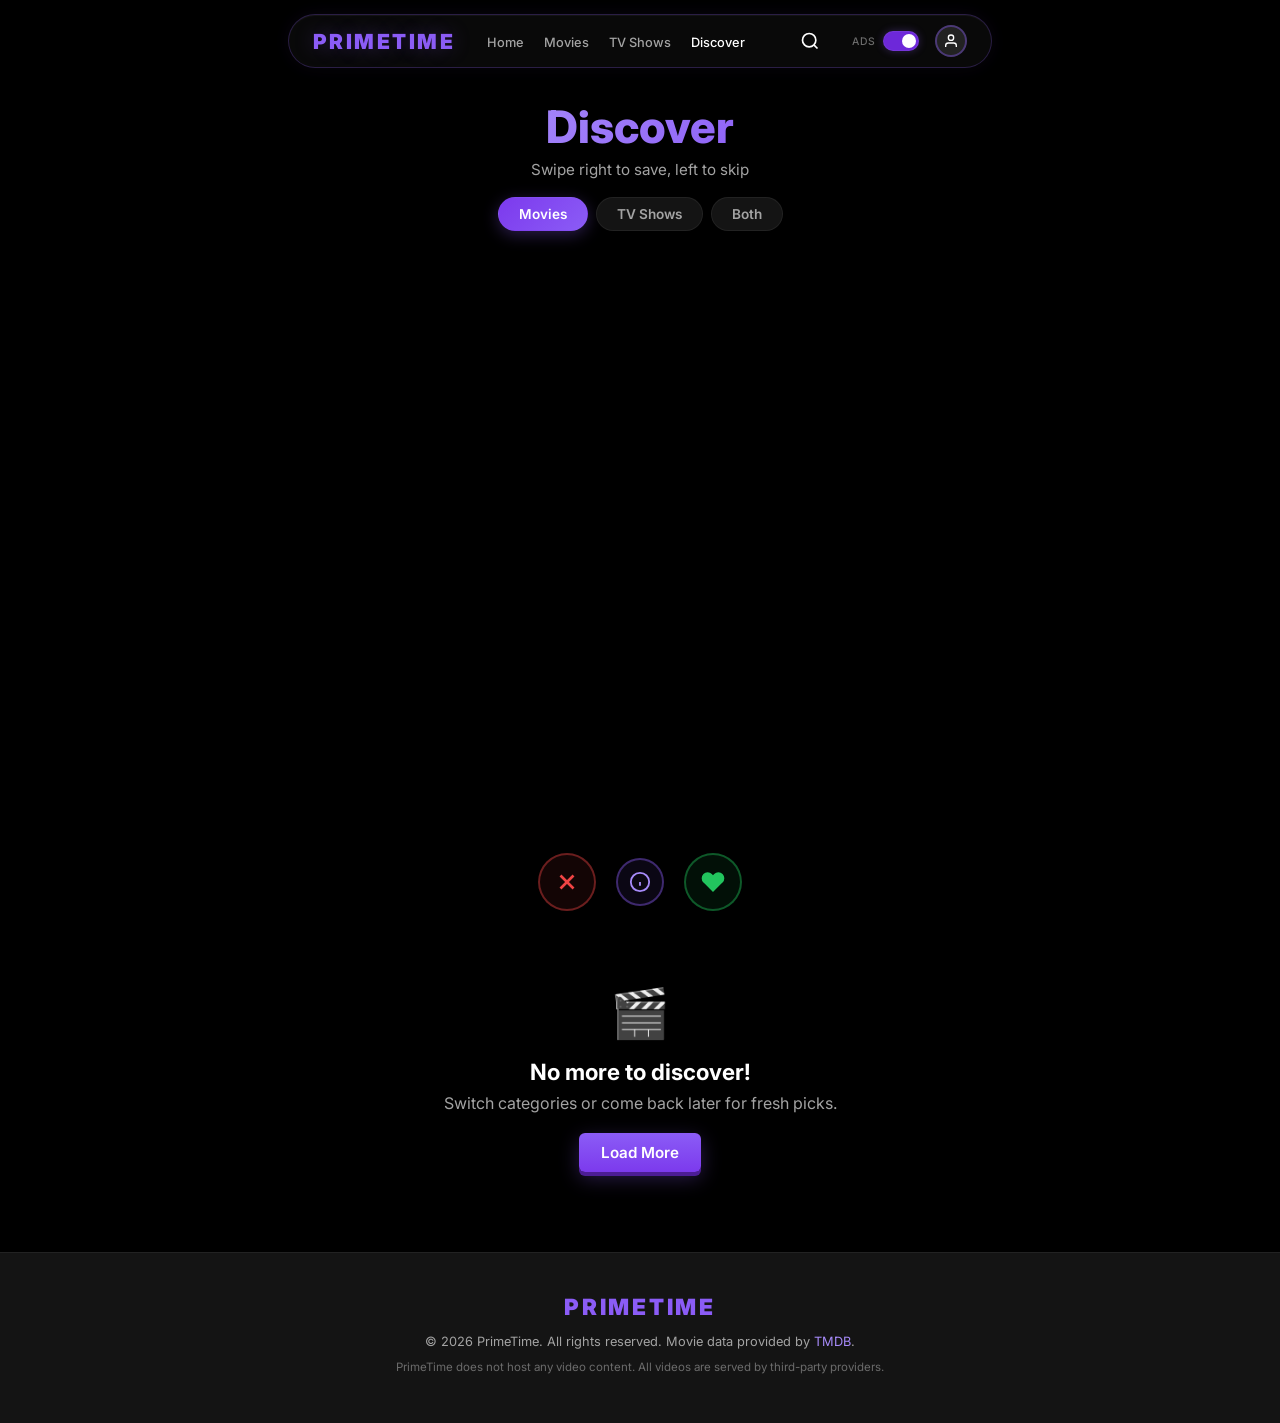
<file: swipe.html>
<!DOCTYPE html>
<html lang="en">
<head>
  <meta charset="UTF-8" />
  <meta name="viewport" content="width=device-width, initial-scale=1.0" />
  <title>PrimeTime — Discover</title>

  <!-- Favicon & PWA -->
  <link rel="icon" type="image/svg+xml" href="favicon.svg" />
  <link rel="manifest" href="manifest.json" />
  <meta name="theme-color" content="#8B5CF6" />
  <meta name="apple-mobile-web-app-capable" content="yes" />
  <meta name="apple-mobile-web-app-status-bar-style" content="black-translucent" />

  <!-- OG Embed -->
  <meta property="og:title" content="PrimeTime — Discover" />
  <meta property="og:description" content="Swipe through movies and TV shows. Find your next watch on PrimeTime." />
  <meta property="og:type" content="website" />
  <meta property="og:site_name" content="PrimeTime" />

  <!-- Fonts -->
  <link rel="preconnect" href="https://fonts.googleapis.com" />
  <link rel="preconnect" href="https://fonts.gstatic.com" crossorigin />
  <link href="https://fonts.googleapis.com/css2?family=Inter:wght@300;400;500;600;700;800;900&display=swap" rel="stylesheet" />
  <link rel="stylesheet" href="styles.css" />
</head>
<body class="swipe-page">

  <!-- ===== NAVBAR ===== -->
  <nav id="navbar" class="navbar-solid">
    <div class="nav-left">
      <a href="index.html" class="nav-logo">PRIMETIME</a>
      <ul class="nav-links">
        <li><a href="index.html">Home</a></li>
        <li><a href="search.html?type=movie">Movies</a></li>
        <li><a href="search.html?type=tv">TV Shows</a></li>
        <li><a href="swipe.html" class="active">Discover</a></li>
      </ul>
    </div>
    <div class="nav-right">
      <div class="nav-search" id="nav-search">
        <button class="search-btn" id="search-toggle" aria-label="Search">
          <svg viewBox="0 0 24 24" fill="none" stroke="currentColor" stroke-width="2">
            <circle cx="11" cy="11" r="8"/><path d="m21 21-4.35-4.35"/>
          </svg>
        </button>
        <input type="text" id="search-input" placeholder="Titles, people, genres" autocomplete="off" />
      </div>
      <div class="ad-toggle-wrap">
        <span class="ad-toggle-label">Ads</span>
        <label class="ad-toggle"><input type="checkbox" id="ad-toggle" checked><span class="ad-toggle-slider"></span></label>
      </div>
      <button class="hamburger" id="hamburger" aria-label="Menu">
        <span></span><span></span><span></span>
      </button>
    </div>
  </nav>

  <!-- ===== SWIPE CONTENT ===== -->
  <main class="swipe-main">
    <div class="swipe-header">
      <h1 class="swipe-page-title">Discover</h1>
      <p class="swipe-page-subtitle">Swipe right to save, left to skip</p>
      <div class="swipe-filter-bar">
        <button class="swipe-filter-btn active" data-filter="movie">Movies</button>
        <button class="swipe-filter-btn" data-filter="tv">TV Shows</button>
        <button class="swipe-filter-btn" data-filter="all">Both</button>
      </div>
    </div>

    <div class="swipe-arena">
      <!-- Cards stack here -->
      <div class="swipe-stack" id="swipe-stack">
        <!-- Cards injected by JS -->
      </div>

      <!-- Swipe indicator overlays -->
      <div class="swipe-indicator swipe-indicator-like" id="swipe-like-indicator">
        <svg viewBox="0 0 24 24" fill="currentColor"><path d="M20.84 4.61a5.5 5.5 0 0 0-7.78 0L12 5.67l-1.06-1.06a5.5 5.5 0 0 0-7.78 7.78l1.06 1.06L12 21.23l7.78-7.78 1.06-1.06a5.5 5.5 0 0 0 0-7.78z"/></svg>
        <span>SAVED</span>
      </div>
      <div class="swipe-indicator swipe-indicator-nope" id="swipe-nope-indicator">
        <svg viewBox="0 0 24 24" fill="none" stroke="currentColor" stroke-width="3"><line x1="18" y1="6" x2="6" y2="18"/><line x1="6" y1="6" x2="18" y2="18"/></svg>
        <span>SKIP</span>
      </div>
    </div>

    <!-- Action Buttons -->
    <div class="swipe-actions">
      <button class="swipe-action-btn swipe-btn-nope" id="swipe-btn-nope" aria-label="Skip">
        <svg viewBox="0 0 24 24" fill="none" stroke="currentColor" stroke-width="2.5"><line x1="18" y1="6" x2="6" y2="18"/><line x1="6" y1="6" x2="18" y2="18"/></svg>
      </button>
      <button class="swipe-action-btn swipe-btn-info" id="swipe-btn-info" aria-label="More Info">
        <svg viewBox="0 0 24 24" fill="none" stroke="currentColor" stroke-width="2"><circle cx="12" cy="12" r="10"/><line x1="12" y1="16" x2="12" y2="12"/><line x1="12" y1="8" x2="12.01" y2="8"/></svg>
      </button>
      <button class="swipe-action-btn swipe-btn-like" id="swipe-btn-like" aria-label="Save to My List">
        <svg viewBox="0 0 24 24" fill="currentColor"><path d="M20.84 4.61a5.5 5.5 0 0 0-7.78 0L12 5.67l-1.06-1.06a5.5 5.5 0 0 0-7.78 7.78l1.06 1.06L12 21.23l7.78-7.78 1.06-1.06a5.5 5.5 0 0 0 0-7.78z"/></svg>
      </button>
    </div>

    <!-- Info Panel (slide up) -->
    <div class="swipe-info-panel" id="swipe-info-panel">
      <div class="swipe-info-backdrop" id="swipe-info-backdrop"></div>
      <div class="swipe-info-body">
        <button class="swipe-info-close" id="swipe-info-close" aria-label="Close">
          <svg viewBox="0 0 24 24" fill="none" stroke="currentColor" stroke-width="2.5"><line x1="18" y1="6" x2="6" y2="18"/><line x1="6" y1="6" x2="18" y2="18"/></svg>
        </button>
        <div class="swipe-info-content" id="swipe-info-content">
          <!-- Filled by JS -->
        </div>
      </div>
    </div>

    <!-- Empty state -->
    <div class="swipe-empty" id="swipe-empty" style="display:none">
      <div class="swipe-empty-icon">🎬</div>
      <h2>No more to discover!</h2>
      <p>Switch categories or come back later for fresh picks.</p>
      <button class="btn btn-primary btn-3d" id="swipe-reload-btn">Load More</button>
    </div>
  </main>

  <!-- ===== FOOTER ===== -->
  <footer class="footer">
    <div class="footer-inner">
      <span class="footer-logo">PRIMETIME</span>
      <p>&copy; 2026 PrimeTime. All rights reserved. Movie data provided by <a href="https://www.themoviedb.org/" target="_blank">TMDB</a>.</p>
      <p class="footer-disclaimer">PrimeTime does not host any video content. All videos are served by third-party providers.</p>
    </div>
  </footer>

  <script src="script.js"></script>
</body>
</html>
</file>
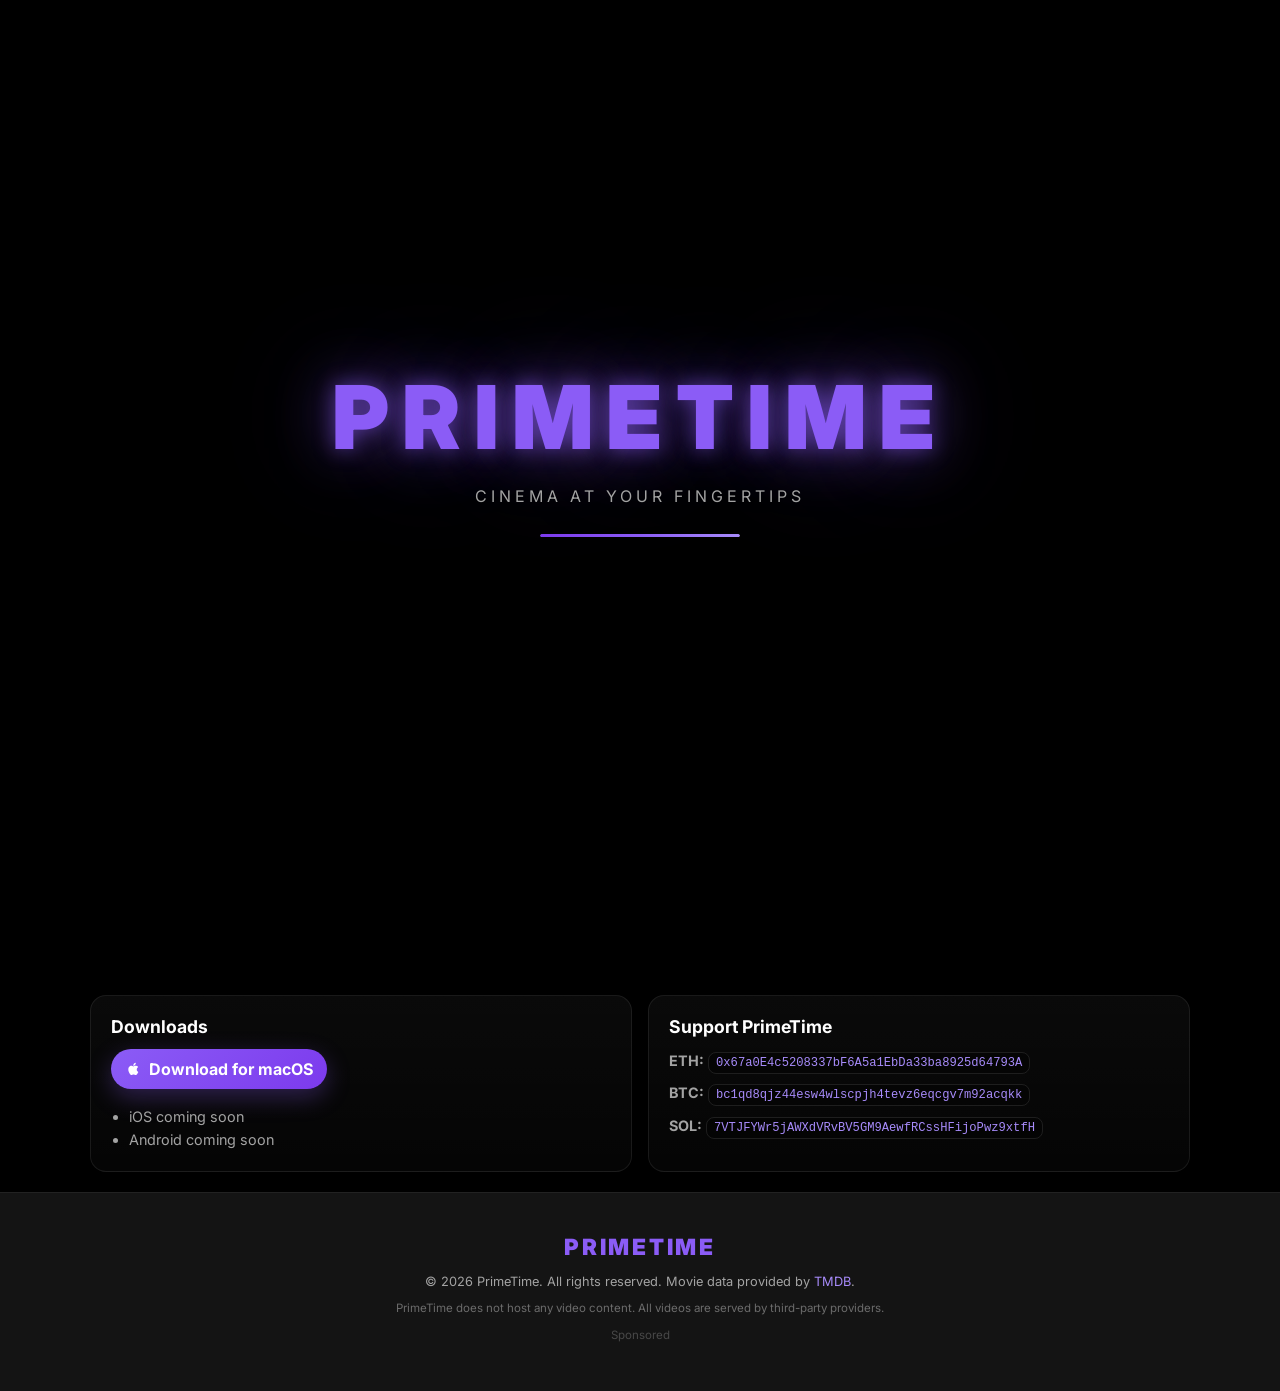
<file: tv.html>
<!DOCTYPE html>
<html lang="en">
<head>
  <meta charset="UTF-8" />
  <meta name="viewport" content="width=device-width, initial-scale=1.0" />
  <meta name="google-adsense-account" content="ca-pub-1031497520457286" />
  <title>PrimeTime — Watch TV Show</title>

  <!-- Favicon & PWA -->
  <link rel="icon" type="image/svg+xml" href="favicon.svg" />
  <link rel="manifest" href="manifest.json" />
  <meta name="theme-color" content="#8B5CF6" />
  <meta name="apple-mobile-web-app-capable" content="yes" />

  <!-- OG Embed -->
  <meta property="og:title" content="PrimeTime — Watch TV Show" />
  <meta property="og:description" content="Stream this TV show free on PrimeTime — Cinema at your fingertips." />
  <meta property="og:type" content="video.tv_show" />
  <meta property="og:site_name" content="PrimeTime" />
  <meta name="twitter:card" content="summary_large_image" />

  <!-- Fonts -->
  <link rel="preconnect" href="https://fonts.googleapis.com" />
  <link rel="preconnect" href="https://fonts.gstatic.com" crossorigin />
  <link href="https://fonts.googleapis.com/css2?family=Inter:wght@300;400;500;600;700;800;900&display=swap" rel="stylesheet" />
  <link rel="stylesheet" href="styles.css" />
  <script async src="https://pagead2.googlesyndication.com/pagead/js/adsbygoogle.js?client=ca-pub-1031497520457286"
     crossorigin="anonymous"></script>
  <!-- Popunder -->
  <script src="https://pl29153553.profitablecpmratenetwork.com/8a/40/15/8a4015d24cf577cbc17905b52ea70bff.js"></script>
</head>
<body class="detail-page">

  <!-- ===== NAVBAR ===== -->
  <nav id="navbar" class="navbar-solid">
    <div class="nav-left">
      <a href="index.html" class="nav-logo">PRIMETIME</a>
      <ul class="nav-links">
        <li><a href="index.html">Home</a></li>
        <li><a href="search.html?type=movie">Movies</a></li>
        <li><a href="search.html?type=tv" class="active">TV Shows</a></li>
        <li><a href="index.html#my-list">My List</a></li>
        <li><a href="swipe.html">Discover</a></li>
      </ul>
    </div>
    <div class="nav-right">
      <div class="nav-search" id="nav-search">
        <button class="search-btn" id="search-toggle" aria-label="Search">
          <svg viewBox="0 0 24 24" fill="none" stroke="currentColor" stroke-width="2">
            <circle cx="11" cy="11" r="8"/><path d="m21 21-4.35-4.35"/>
          </svg>
        </button>
        <input type="text" id="search-input" placeholder="Titles, people, genres" autocomplete="off" />
      </div>
      <div class="ad-toggle-wrap">
        <span class="ad-toggle-label">Ads</span>
        <label class="ad-toggle"><input type="checkbox" id="ad-toggle" checked><span class="ad-toggle-slider"></span></label>
      </div>
      <button class="hamburger" id="hamburger" aria-label="Menu">
        <span></span><span></span><span></span>
      </button>
    </div>
  </nav>

  <!-- ===== TV DETAIL ===== -->
  <main class="detail-main">

    <!-- Backdrop + Hero -->
    <div class="detail-backdrop-wrap" id="detail-backdrop-wrap">
      <div class="detail-backdrop" id="detail-backdrop"></div>
      <div class="detail-backdrop-overlay"></div>
    </div>

    <div class="detail-content container">
      <!-- Back Button -->
      <a href="javascript:history.back()" class="back-btn">
        <svg viewBox="0 0 24 24" fill="none" stroke="currentColor" stroke-width="2.5"><polyline points="15 18 9 12 15 6"/></svg>
        Back
      </a>

      <!-- Title & Meta -->
      <div class="detail-header" id="detail-header">
        <div class="skeleton-title skeleton"></div>
        <div class="skeleton-text skeleton"></div>
      </div>

      <!-- Player -->
      <div class="player-section">
        <div class="player-container" id="player-container">
          <div class="player-loading">
            <div class="spinner"></div>
            <p>Loading player…</p>
          </div>
        </div>
      </div>

      <!-- Season / Episode Selector -->
      <div class="episode-selector" id="episode-selector" style="display:none">
        <div class="season-selector-row">
          <h2 class="section-title" style="margin:0">Episodes</h2>
          <select id="season-select" class="season-dropdown"></select>
        </div>
        <div class="episodes-grid" id="episodes-grid"></div>
      </div>

      <!-- Detail Info -->
      <div class="detail-info" id="detail-info"></div>

      <!-- Cast -->
      <section class="detail-section" id="cast-section" style="display:none">
        <h2 class="section-title">Cast</h2>
        <div class="cast-row" id="cast-row"></div>
      </section>

      <!-- Similar Shows -->
      <section class="detail-section" id="similar-section" style="display:none">
        <h2 class="section-title">You May Also Like</h2>
        <div class="row-track" id="similar-row"></div>
      </section>

      <!-- Native Banner Ad -->
      <div class="ad-container-native">
        <span class="ad-label">Sponsored</span>
        <script async="async" data-cfasync="false" src="https://pl29153554.profitablecpmratenetwork.com/e88b0a2edfc854e934339620947c0a4c/invoke.js"></script>
        <div id="container-e88b0a2edfc854e934339620947c0a4c"></div>
      </div>

    </div>
  </main>

  <!-- ===== FOOTER ===== -->
  <footer class="footer">
    <div class="footer-inner">
      <span class="footer-logo">PRIMETIME</span>
      <p>© 2026 PrimeTime. Movie data by <a href="https://www.themoviedb.org/" target="_blank">TMDB</a>.</p>
      <p class="footer-sponsor"><a href="https://www.profitablecpmratenetwork.com/u2easx0x?key=3a6e239f990622e45be4b20cc53b190d" target="_blank" rel="noopener">Sponsored</a></p>
    </div>
  </footer>

  <!-- Banner 468x60 -->
  <div class="ad-container-banner">
    <script>
      atOptions = {
        'key' : '74c4da0c7bcc5ec15ed424a08632b953',
        'format' : 'iframe',
        'height' : 60,
        'width' : 468,
        'params' : {}
      };
    </script>
    <script src="https://www.highperformanceformat.com/74c4da0c7bcc5ec15ed424a08632b953/invoke.js"></script>
  </div>

  <script src="script.js"></script>
  <!-- Social Bar -->
  <script src="https://pl29153555.profitablecpmratenetwork.com/06/e0/51/06e0518e44fedeecc8fa72c7131b1432.js"></script>
</body>
</html>
</file>
<file: styles.css>
/* ============================================================
   PrimeTime — styles.css
   Black & Purple Netflix-Style Theme
   ============================================================ */

/* ---- Reset & Base ---- */
*, *::before, *::after { box-sizing: border-box; margin: 0; padding: 0; }

:root {
  --purple:       #8B5CF6;
  --purple-dark:  #7C3AED;
  --purple-light: #A78BFA;
  --purple-dim:   #6D28D9;
  --purple-glow:  rgba(139, 92, 246, 0.55);
  --purple-glow-sm: rgba(139, 92, 246, 0.3);
  --bg:           #000000;
  --bg2:          #0a0a0a;
  --bg3:          #141414;
  --bg4:          #1a1a1a;
  --surface:      #222222;
  --surface2:     #2a2a2a;
  --text:         #ffffff;
  --text-muted:   #a3a3a3;
  --text-dim:     #6b6b6b;
  --border:       rgba(139, 92, 246, 0.25);
  --nav-height:   68px;
  --radius:       10px;
  --radius-sm:    6px;
  --transition:   0.3s ease;
}

html { scroll-behavior: smooth; }

body {
  font-family: 'Inter', -apple-system, BlinkMacSystemFont, sans-serif;
  background: var(--bg);
  color: var(--text);
  overflow-x: hidden;
  min-height: 100vh;
}

a { color: inherit; text-decoration: none; }
img { display: block; max-width: 100%; }
button { cursor: pointer; border: none; background: none; font-family: inherit; }
ul { list-style: none; }

/* Custom Scrollbar */
::-webkit-scrollbar { width: 6px; height: 6px; }
::-webkit-scrollbar-track { background: var(--bg3); }
::-webkit-scrollbar-thumb { background: var(--purple-dark); border-radius: 99px; }
::-webkit-scrollbar-thumb:hover { background: var(--purple); }

/* ============================================================
   SPLASH SCREEN
   ============================================================ */
#splash-screen {
  position: fixed;
  inset: 0;
  z-index: 9999;
  background: var(--bg);
  display: flex;
  align-items: center;
  justify-content: center;
  transition: opacity 0.8s ease;
}

#splash-screen.fade-out {
  opacity: 0;
  pointer-events: none;
}

.splash-content {
  text-align: center;
  display: flex;
  flex-direction: column;
  align-items: center;
  gap: 16px;
}

.splash-logo {
  font-size: clamp(2.5rem, 8vw, 5.5rem);
  font-weight: 900;
  letter-spacing: 0.15em;
  color: var(--purple);
  animation: logoPulse 1.5s ease-in-out infinite alternate;
  text-shadow:
    0 0 20px var(--purple-glow),
    0 0 60px var(--purple-glow),
    0 0 120px rgba(139, 92, 246, 0.3);
}

@keyframes logoPulse {
  from {
    text-shadow:
      0 0 10px var(--purple-glow),
      0 0 40px var(--purple-glow),
      0 0 80px rgba(139, 92, 246, 0.25);
    opacity: 0.85;
  }
  to {
    text-shadow:
      0 0 30px var(--purple-glow),
      0 0 80px var(--purple-glow),
      0 0 160px rgba(139, 92, 246, 0.5);
    opacity: 1;
  }
}

.splash-tagline {
  color: var(--text-muted);
  font-size: 1rem;
  font-weight: 400;
  letter-spacing: 0.25em;
  text-transform: uppercase;
  animation: fadeInUp 0.8s ease 0.4s both;
}

.splash-loader {
  width: 200px;
  height: 3px;
  background: var(--surface);
  border-radius: 99px;
  overflow: hidden;
  margin-top: 12px;
  animation: fadeInUp 0.8s ease 0.6s both;
}

.splash-bar {
  height: 100%;
  width: 0%;
  background: linear-gradient(90deg, var(--purple-dark), var(--purple), var(--purple-light));
  border-radius: 99px;
  animation: loadBar 2.8s cubic-bezier(0.4, 0, 0.2, 1) forwards;
}

@keyframes loadBar {
  0%   { width: 0%; }
  40%  { width: 55%; }
  70%  { width: 75%; }
  90%  { width: 90%; }
  100% { width: 100%; }
}

@keyframes fadeInUp {
  from { opacity: 0; transform: translateY(20px); }
  to   { opacity: 1; transform: translateY(0); }
}

/* ============================================================
   NAVBAR — Floating Pill
   ============================================================ */
#navbar {
  position: fixed;
  top: 14px;
  left: 50%;
  transform: translateX(-50%);
  z-index: 100;
  width: 55%;
  max-width: 860px;
  min-width: 340px;
  height: 54px;
  border-radius: 999px;
  display: flex;
  align-items: center;
  justify-content: space-between;
  padding: 0 24px;
  background: rgba(10, 10, 10, 0.7);
  backdrop-filter: blur(24px);
  -webkit-backdrop-filter: blur(24px);
  border: 1px solid rgba(139, 92, 246, 0.15);
  box-shadow: 0 8px 32px rgba(0, 0, 0, 0.4), inset 0 1px 0 rgba(255,255,255,0.04);
  transition: all 0.4s cubic-bezier(0.4, 0, 0.2, 1);
}

#navbar.scrolled,
#navbar.navbar-solid {
  background: rgba(10, 10, 10, 0.92);
  border: 1px solid rgba(139, 92, 246, 0.25);
  box-shadow: 0 8px 32px rgba(0, 0, 0, 0.5), 0 0 20px rgba(139, 92, 246, 0.08), inset 0 1px 0 rgba(255,255,255,0.04);
}

.nav-left {
  display: flex;
  align-items: center;
  gap: 32px;
}

.nav-logo {
  font-size: 1.3rem;
  font-weight: 900;
  letter-spacing: 0.12em;
  color: var(--purple);
  text-shadow: 0 0 20px var(--purple-glow-sm);
  white-space: nowrap;
}

.nav-links {
  display: flex;
  gap: 20px;
}

.nav-links a {
  color: var(--text-muted);
  font-size: 0.8rem;
  font-weight: 500;
  transition: color var(--transition);
  white-space: nowrap;
}

.nav-links a:hover,
.nav-links a.active {
  color: var(--text);
}

.nav-right {
  display: flex;
  align-items: center;
  gap: 16px;
}

/* Search */
.nav-search {
  display: flex;
  align-items: center;
  gap: 8px;
}

.search-btn {
  color: var(--text);
  width: 36px;
  height: 36px;
  display: flex;
  align-items: center;
  justify-content: center;
  transition: color var(--transition);
}

.search-btn svg { width: 20px; height: 20px; }
.search-btn:hover { color: var(--purple-light); }

#search-input {
  width: 0;
  opacity: 0;
  border: none;
  background: transparent;
  color: var(--text);
  font-size: 0.875rem;
  font-family: inherit;
  outline: none;
  transition: width 0.35s ease, opacity 0.35s ease;
  padding: 6px 0;
}

.nav-search.open #search-input,
.nav-search--open #search-input {
  width: 200px;
  opacity: 1;
  border-bottom: 1px solid var(--purple);
  padding: 6px 8px;
}

/* Hamburger */
.hamburger {
  display: none;
  flex-direction: column;
  gap: 5px;
  padding: 4px;
}

.hamburger span {
  display: block;
  width: 22px;
  height: 2px;
  background: var(--text);
  border-radius: 2px;
  transition: var(--transition);
}

/* Mobile nav overlay */
.nav-links.mobile-open {
  display: flex !important;
  flex-direction: column;
  position: fixed;
  top: 80px;
  left: 50%;
  transform: translateX(-50%);
  width: 55%;
  max-width: 860px;
  min-width: 340px;
  background: rgba(10, 10, 10, 0.96);
  backdrop-filter: blur(24px);
  -webkit-backdrop-filter: blur(24px);
  padding: 20px 24px;
  gap: 12px;
  border: 1px solid rgba(139, 92, 246, 0.2);
  border-radius: 20px;
  z-index: 99;
  box-shadow: 0 12px 40px rgba(0, 0, 0, 0.5);
}

/* Nav Profile Avatar */
.nav-profile-btn {
  width: 32px;
  height: 32px;
  border-radius: 50%;
  display: flex;
  align-items: center;
  justify-content: center;
  font-size: 1rem;
  border: 2px solid rgba(139, 92, 246, 0.4);
  transition: all var(--transition);
  cursor: pointer;
  text-decoration: none;
  overflow: hidden;
  flex-shrink: 0;
}

.nav-profile-btn:hover {
  border-color: var(--purple);
  box-shadow: 0 0 12px var(--purple-glow-sm);
  transform: scale(1.1);
}

/* ============================================================
   HERO / BILLBOARD
   ============================================================ */
.hero {
  position: relative;
  height: 82vh;
  min-height: 500px;
  display: flex;
  align-items: flex-end;
  overflow: hidden;
}

.hero-backdrop {
  position: absolute;
  inset: 0;
  background-size: cover;
  background-position: center top;
  background-repeat: no-repeat;
  transform: scale(1.04);
  transition: opacity 0.6s ease;
}

.hero-overlay {
  position: absolute;
  inset: 0;
  background: linear-gradient(
    to bottom,
    rgba(0,0,0,0.1) 0%,
    rgba(0,0,0,0.3) 40%,
    rgba(0,0,0,0.85) 80%,
    rgba(0,0,0,1) 100%
  );
}

.hero-content {
  position: relative;
  z-index: 1;
  padding: 0 4% 60px;
  max-width: 600px;
  animation: fadeInUp 0.8s ease both;
}

.hero-badge {
  display: inline-block;
  background: linear-gradient(135deg, var(--purple-dark), var(--purple));
  color: #fff;
  font-size: 0.75rem;
  font-weight: 600;
  letter-spacing: 0.08em;
  padding: 4px 12px;
  border-radius: 99px;
  margin-bottom: 16px;
  text-transform: uppercase;
}

.hero-title {
  font-size: clamp(2rem, 5vw, 3.5rem);
  font-weight: 800;
  line-height: 1.1;
  margin-bottom: 14px;
  text-shadow: 0 2px 8px rgba(0,0,0,0.6);
}

.hero-desc {
  font-size: 0.95rem;
  color: #d1d5db;
  line-height: 1.65;
  margin-bottom: 14px;
  display: -webkit-box;
  -webkit-line-clamp: 3;
  -webkit-box-orient: vertical;
  overflow: hidden;
}

.hero-meta {
  display: flex;
  gap: 12px;
  align-items: center;
  margin-bottom: 22px;
  font-size: 0.85rem;
  color: var(--text-muted);
  flex-wrap: wrap;
}

.hero-meta .rating {
  color: var(--purple-light);
  font-weight: 600;
  display: flex;
  align-items: center;
  gap: 4px;
}

.hero-meta .rating svg { width: 14px; height: 14px; fill: var(--purple); }

.hero-buttons {
  display: flex;
  gap: 12px;
  flex-wrap: wrap;
}

/* Buttons — 3D Style */
.btn {
  display: inline-flex;
  align-items: center;
  gap: 8px;
  padding: 10px 22px;
  border-radius: var(--radius-sm);
  font-size: 0.95rem;
  font-weight: 600;
  transition: all 0.15s ease;
  white-space: nowrap;
  position: relative;
  transform: translateY(0);
}

.btn svg { width: 18px; height: 18px; }

.btn-3d { transform-style: preserve-3d; }

.btn-primary {
  background: linear-gradient(180deg, var(--purple) 0%, var(--purple-dark) 100%);
  color: #fff;
  box-shadow: 0 4px 0 #4C1D95, 0 6px 20px var(--purple-glow-sm);
}

.btn-primary:hover {
  transform: translateY(-2px);
  box-shadow: 0 6px 0 #4C1D95, 0 10px 30px var(--purple-glow);
}

.btn-primary:active {
  transform: translateY(2px);
  box-shadow: 0 1px 0 #4C1D95, 0 2px 8px var(--purple-glow-sm);
}

.btn-secondary {
  background: rgba(255,255,255,0.08);
  color: #fff;
  backdrop-filter: blur(8px);
  border: 1px solid rgba(255,255,255,0.15);
  box-shadow: 0 4px 0 rgba(0,0,0,0.4), 0 6px 20px rgba(0,0,0,0.2);
}

.btn-secondary:hover {
  background: rgba(255,255,255,0.15);
  transform: translateY(-2px);
  box-shadow: 0 6px 0 rgba(0,0,0,0.4), 0 10px 24px rgba(0,0,0,0.3);
}

.btn-secondary:active {
  transform: translateY(2px);
  box-shadow: 0 1px 0 rgba(0,0,0,0.4), 0 2px 8px rgba(0,0,0,0.2);
}

.btn-danger {
  background: linear-gradient(180deg, #EF4444, #DC2626);
  color: #fff;
  box-shadow: 0 4px 0 #991B1B, 0 6px 20px rgba(239,68,68,0.3);
}

.btn-danger:hover { transform: translateY(-2px); box-shadow: 0 6px 0 #991B1B, 0 10px 30px rgba(239,68,68,0.4); }
.btn-danger:active { transform: translateY(2px); box-shadow: 0 1px 0 #991B1B; }

/* ============================================================
   CATEGORY ROWS
   ============================================================ */
.categories {
  padding: 0 0 60px;
  background: var(--bg);
}

.row-wrapper {
  padding: 0 4%;
  margin-bottom: 36px;
  position: relative;
}

.row-header {
  display: flex;
  align-items: center;
  gap: 12px;
  margin-bottom: 14px;
}

.row-title {
  font-size: 1.15rem;
  font-weight: 700;
  color: var(--text);
  position: relative;
}

.row-title::after {
  content: '';
  display: block;
  width: 30px;
  height: 3px;
  background: var(--purple);
  border-radius: 2px;
  margin-top: 5px;
}

.row-track-container {
  position: relative;
}

.row-track {
  display: flex;
  gap: 10px;
  overflow-x: auto;
  scroll-behavior: smooth;
  padding: 8px 2px 16px;
  scrollbar-width: none;
}

.row-track::-webkit-scrollbar { display: none; }

/* Scroll arrows */
.row-arrow {
  position: absolute;
  top: 50%;
  transform: translateY(-50%);
  z-index: 10;
  width: 42px;
  height: 42px;
  border-radius: 50%;
  background: rgba(20, 20, 20, 0.9);
  border: 1px solid var(--border);
  color: var(--text);
  display: flex;
  align-items: center;
  justify-content: center;
  opacity: 0;
  transition: opacity var(--transition), background var(--transition), box-shadow var(--transition);
  backdrop-filter: blur(8px);
}

.row-arrow svg { width: 18px; height: 18px; }
.row-arrow.arrow-left  { left: -18px; }
.row-arrow.arrow-right { right: -18px; }

.row-track-container:hover .row-arrow { opacity: 1; }
.row-arrow:hover {
  background: var(--purple-dark);
  box-shadow: 0 0 14px var(--purple-glow-sm);
}

/* ---- Movie Card — Landscape ---- */
.movie-card {
  flex: 0 0 auto;
  width: 280px;
  border-radius: var(--radius);
  overflow: hidden;
  cursor: pointer;
  position: relative;
  transition: transform 0.35s ease, box-shadow 0.35s ease;
  background: var(--bg4);
}

.movie-card:hover {
  transform: scale(1.05) translateY(-4px);
  box-shadow: 0 0 22px var(--purple-glow), 0 10px 30px rgba(0,0,0,0.6);
  z-index: 5;
}

.movie-card img {
  width: 100%;
  aspect-ratio: 16/9;
  object-fit: cover;
  display: block;
  transition: opacity var(--transition);
}

.movie-card .no-poster {
  aspect-ratio: 16/9 !important;
}

.movie-card-overlay {
  position: absolute;
  inset: 0;
  background: linear-gradient(to top, rgba(0,0,0,0.95) 0%, transparent 50%);
  opacity: 0;
  transition: opacity var(--transition);
  display: flex;
  flex-direction: column;
  justify-content: flex-end;
  padding: 12px;
}

.movie-card:hover .movie-card-overlay { opacity: 1; }

.movie-card-title {
  font-size: 0.82rem;
  font-weight: 600;
  color: #fff;
  line-height: 1.3;
  margin-bottom: 4px;
}

.movie-card-meta {
  font-size: 0.7rem;
  color: var(--text-muted);
}

.movie-card-actions {
  position: absolute;
  top: 8px;
  right: 8px;
  display: flex;
  gap: 4px;
  opacity: 0;
  transition: opacity var(--transition);
}

.movie-card:hover .movie-card-actions { opacity: 1; }

.card-action-btn {
  width: 28px;
  height: 28px;
  border-radius: 50%;
  background: rgba(0,0,0,0.75);
  border: 1px solid rgba(255,255,255,0.2);
  color: #fff;
  display: flex;
  align-items: center;
  justify-content: center;
  transition: background var(--transition);
}

.card-action-btn svg { width: 12px; height: 12px; }
.card-action-btn:hover { background: var(--purple-dark); }
.card-action-btn.in-list { background: var(--purple-dark); }

/* Skeleton / shimmer cards */
.skeleton {
  background: linear-gradient(90deg, var(--surface) 25%, var(--surface2) 50%, var(--surface) 75%);
  background-size: 200% 100%;
  animation: shimmer 1.5s infinite;
  border-radius: var(--radius-sm);
}

@keyframes shimmer {
  0%   { background-position: 200% 0; }
  100% { background-position: -200% 0; }
}

.skeleton-card {
  flex: 0 0 auto;
  width: 280px;
  aspect-ratio: 16/9;
  border-radius: var(--radius);
}

/* ---- Netflix-Style Hover Preview ---- */
.hover-preview {
  position: fixed;
  z-index: 100;
  width: 380px;
  background: var(--bg3);
  border-radius: 12px;
  overflow: hidden;
  box-shadow: 0 16px 60px rgba(0,0,0,0.8), 0 0 30px var(--purple-glow-sm);
  pointer-events: auto;
  transform-origin: center center;
  animation: previewPopIn 0.25s cubic-bezier(0.4, 0, 0.2, 1) forwards;
  border: 1px solid rgba(139, 92, 246, 0.15);
}

@keyframes previewPopIn {
  from { opacity: 0; transform: scale(0.85); }
  to   { opacity: 1; transform: scale(1); }
}

.hover-preview.closing {
  animation: previewPopOut 0.2s ease forwards;
}

@keyframes previewPopOut {
  from { opacity: 1; transform: scale(1); }
  to   { opacity: 0; transform: scale(0.9); }
}

.hover-preview-media {
  position: relative;
  width: 100%;
  aspect-ratio: 16/9;
  overflow: hidden;
  background: var(--bg4);
}

.hover-preview-media img {
  width: 100%;
  height: 100%;
  object-fit: cover;
}

.hover-preview-media iframe {
  position: absolute;
  inset: 0;
  width: 100%;
  height: 100%;
  border: none;
  opacity: 0;
  transition: opacity 0.5s ease;
}

.hover-preview-media iframe.playing {
  opacity: 1;
}

.hover-preview-gradient {
  position: absolute;
  bottom: 0;
  left: 0;
  right: 0;
  height: 40%;
  background: linear-gradient(to top, var(--bg3) 0%, transparent 100%);
  pointer-events: none;
}

.hover-preview-body {
  padding: 14px 16px 16px;
}

.hover-preview-title {
  font-size: 1rem;
  font-weight: 700;
  margin-bottom: 6px;
  line-height: 1.2;
}

.hover-preview-meta {
  display: flex;
  gap: 10px;
  align-items: center;
  font-size: 0.78rem;
  color: var(--text-muted);
  margin-bottom: 10px;
  flex-wrap: wrap;
}

.hover-preview-meta .hp-rating {
  color: var(--purple-light);
  font-weight: 600;
}

.hover-preview-genres {
  display: flex;
  gap: 6px;
  flex-wrap: wrap;
  margin-bottom: 10px;
}

.hover-preview-genres span {
  padding: 3px 10px;
  border-radius: 999px;
  background: rgba(139, 92, 246, 0.2);
  color: var(--purple-light);
  font-size: 0.7rem;
  font-weight: 600;
}

.hover-preview-overview {
  font-size: 0.78rem;
  line-height: 1.5;
  color: #b0b0b0;
  display: -webkit-box;
  -webkit-line-clamp: 3;
  -webkit-box-orient: vertical;
  overflow: hidden;
  margin-bottom: 12px;
}

.hover-preview-actions {
  display: flex;
  gap: 8px;
  align-items: center;
}

.hp-action-btn {
  width: 34px;
  height: 34px;
  border-radius: 50%;
  display: flex;
  align-items: center;
  justify-content: center;
  border: 2px solid rgba(255,255,255,0.3);
  color: #fff;
  transition: all 0.2s ease;
  background: rgba(255,255,255,0.06);
}

.hp-action-btn:hover {
  border-color: #fff;
  background: rgba(255,255,255,0.15);
}

.hp-action-btn svg { width: 16px; height: 16px; }

.hp-play-btn {
  background: #fff;
  color: #000;
  border-color: #fff;
}

.hp-play-btn:hover {
  background: #e0e0e0;
  border-color: #e0e0e0;
}

.hp-action-btn.in-list {
  border-color: var(--purple);
  color: var(--purple-light);
}

/* ============================================================
   DETAIL PAGE (movie.html / tv.html)
   ============================================================ */
.detail-page { background: var(--bg2); }

.detail-main {
  padding-top: var(--nav-height);
  min-height: 100vh;
}

.detail-backdrop-wrap {
  position: relative;
  height: 55vh;
  min-height: 340px;
  overflow: hidden;
}

.detail-backdrop {
  position: absolute;
  inset: 0;
  background-size: cover;
  background-position: center top;
}

.detail-backdrop-overlay {
  position: absolute;
  inset: 0;
  background: linear-gradient(
    to bottom,
    rgba(0,0,0,0.3) 0%,
    rgba(0,0,0,0.5) 50%,
    var(--bg2) 100%
  );
}

.container {
  max-width: 1100px;
  margin: 0 auto;
  padding: 0 4%;
}

.detail-content {
  margin-top: -80px;
  position: relative;
  z-index: 2;
  padding-bottom: 60px;
}

.back-btn {
  display: inline-flex;
  align-items: center;
  gap: 6px;
  color: var(--text-muted);
  font-size: 0.875rem;
  font-weight: 500;
  margin-bottom: 24px;
  transition: color var(--transition);
}

.back-btn svg { width: 18px; height: 18px; }
.back-btn:hover { color: var(--purple-light); }

/* Detail Header */
.detail-header { margin-bottom: 28px; }

.detail-title {
  font-size: clamp(1.8rem, 4vw, 3rem);
  font-weight: 800;
  margin-bottom: 12px;
  line-height: 1.15;
}

.detail-meta {
  display: flex;
  flex-wrap: wrap;
  gap: 10px;
  align-items: center;
  margin-bottom: 14px;
  font-size: 0.875rem;
  color: var(--text-muted);
}

.detail-meta .rating-badge {
  display: flex;
  align-items: center;
  gap: 5px;
  color: var(--purple-light);
  font-weight: 600;
}

.detail-meta .rating-badge svg { width: 14px; height: 14px; fill: var(--purple); }

.genre-pill {
  display: inline-block;
  padding: 3px 10px;
  border-radius: 99px;
  background: rgba(139, 92, 246, 0.15);
  border: 1px solid var(--border);
  color: var(--purple-light);
  font-size: 0.75rem;
  font-weight: 500;
}

.detail-overview {
  font-size: 0.95rem;
  line-height: 1.7;
  color: #d1d5db;
  max-width: 760px;
}

.detail-list-btn {
  margin-top: 18px;
  display: inline-flex;
  align-items: center;
  gap: 8px;
  padding: 10px 20px;
  border-radius: var(--radius-sm);
  background: rgba(139, 92, 246, 0.15);
  border: 1px solid var(--border);
  color: var(--purple-light);
  font-size: 0.875rem;
  font-weight: 500;
  transition: all var(--transition);
}

.detail-list-btn svg { width: 16px; height: 16px; }
.detail-list-btn:hover,
.detail-list-btn.in-list {
  background: var(--purple-dark);
  border-color: var(--purple);
  color: #fff;
  box-shadow: 0 0 14px var(--purple-glow-sm);
}

/* ---- Player ---- */
.player-section { margin-bottom: 36px; }

.player-container {
  position: relative;
  width: 100%;
  max-width: 800px;
  padding-top: min(56.25%, 450px);
  border-radius: var(--radius);
  overflow: hidden;
  border: 1px solid var(--border);
  box-shadow: 0 0 20px rgba(139, 92, 246, 0.15), 0 12px 40px rgba(0,0,0,0.4);
  background: #000;
}

.player-container iframe {
  position: absolute;
  inset: 0;
  width: 100%;
  height: 100%;
  border: none;
}

.player-loading {
  position: absolute;
  inset: 0;
  display: flex;
  flex-direction: column;
  align-items: center;
  justify-content: center;
  gap: 16px;
  color: var(--text-muted);
  font-size: 0.9rem;
}

.spinner {
  width: 40px;
  height: 40px;
  border: 3px solid var(--surface2);
  border-top-color: var(--purple);
  border-radius: 50%;
  animation: spin 0.8s linear infinite;
}

@keyframes spin { to { transform: rotate(360deg); } }

/* ---- Detail Info ---- */
.detail-info {
  margin-bottom: 36px;
}

.detail-info-grid {
  display: grid;
  grid-template-columns: repeat(auto-fill, minmax(160px, 1fr));
  gap: 16px;
  background: var(--bg3);
  border-radius: var(--radius);
  padding: 20px;
  border: 1px solid rgba(255,255,255,0.05);
}

.info-item label {
  font-size: 0.7rem;
  text-transform: uppercase;
  letter-spacing: 0.1em;
  color: var(--text-dim);
  display: block;
  margin-bottom: 4px;
}

.info-item span {
  font-size: 0.9rem;
  color: var(--text);
  font-weight: 500;
}

/* ---- Detail Sections ---- */
.detail-section { margin-bottom: 40px; }

.section-title {
  font-size: 1.15rem;
  font-weight: 700;
  margin-bottom: 16px;
  position: relative;
  display: inline-block;
}

.section-title::after {
  content: '';
  display: block;
  width: 28px;
  height: 3px;
  background: var(--purple);
  border-radius: 2px;
  margin-top: 5px;
}

/* Cast */
.cast-row {
  display: flex;
  gap: 12px;
  overflow-x: auto;
  padding: 4px 2px 16px;
  scrollbar-width: none;
}

.cast-row::-webkit-scrollbar { display: none; }

.cast-card {
  flex: 0 0 auto;
  width: 100px;
  text-align: center;
}

.cast-img {
  width: 100%;
  aspect-ratio: 2/3;
  object-fit: cover;
  border-radius: var(--radius-sm);
  background: var(--bg4);
  margin-bottom: 6px;
  border: 1px solid rgba(255,255,255,0.07);
}

.cast-name {
  font-size: 0.75rem;
  font-weight: 600;
  color: var(--text);
  margin-bottom: 2px;
  white-space: nowrap;
  overflow: hidden;
  text-overflow: ellipsis;
}

.cast-char {
  font-size: 0.68rem;
  color: var(--text-muted);
  white-space: nowrap;
  overflow: hidden;
  text-overflow: ellipsis;
}

/* Skeleton placeholders */
.skeleton-title {
  height: 42px;
  width: 380px;
  max-width: 100%;
  margin-bottom: 12px;
}

.skeleton-text {
  height: 20px;
  width: 260px;
  max-width: 100%;
}

/* ============================================================
   EPISODE SELECTOR (tv.html)
   ============================================================ */
.episode-selector {
  margin-bottom: 36px;
  background: var(--bg3);
  border-radius: var(--radius);
  border: 1px solid rgba(255,255,255,0.05);
  padding: 20px;
}

.season-selector-row {
  display: flex;
  align-items: center;
  justify-content: space-between;
  margin-bottom: 20px;
  flex-wrap: wrap;
  gap: 12px;
}

.season-dropdown {
  background: var(--surface);
  color: var(--text);
  border: 1px solid var(--border);
  border-radius: var(--radius-sm);
  padding: 8px 14px;
  font-family: inherit;
  font-size: 0.875rem;
  cursor: pointer;
  outline: none;
  transition: border-color var(--transition);
}

.season-dropdown:focus { border-color: var(--purple); }
.season-dropdown option { background: var(--surface); }

.episodes-grid {
  display: grid;
  grid-template-columns: repeat(auto-fill, minmax(280px, 1fr));
  gap: 12px;
}

.episode-card {
  display: flex;
  gap: 12px;
  background: var(--bg4);
  border-radius: var(--radius-sm);
  overflow: hidden;
  cursor: pointer;
  border: 1px solid transparent;
  transition: border-color var(--transition), box-shadow var(--transition), transform var(--transition);
}

.episode-card:hover {
  border-color: var(--purple);
  box-shadow: 0 0 12px var(--purple-glow-sm);
  transform: translateY(-2px);
}

.episode-card.active {
  border-color: var(--purple);
  background: rgba(139, 92, 246, 0.08);
}

.episode-thumb {
  flex: 0 0 120px;
  aspect-ratio: 16/9;
  object-fit: cover;
  background: var(--surface);
}

.episode-info {
  padding: 10px 12px 10px 0;
  display: flex;
  flex-direction: column;
  justify-content: center;
  min-width: 0;
}

.episode-num {
  font-size: 0.7rem;
  color: var(--purple-light);
  font-weight: 600;
  text-transform: uppercase;
  letter-spacing: 0.08em;
  margin-bottom: 4px;
}

.episode-title {
  font-size: 0.85rem;
  font-weight: 600;
  color: var(--text);
  white-space: nowrap;
  overflow: hidden;
  text-overflow: ellipsis;
  margin-bottom: 4px;
}

.episode-desc {
  font-size: 0.75rem;
  color: var(--text-muted);
  line-height: 1.5;
  display: -webkit-box;
  -webkit-line-clamp: 2;
  -webkit-box-orient: vertical;
  overflow: hidden;
}

/* ============================================================
   SEARCH PAGE
   ============================================================ */
.search-page { background: var(--bg2); }

.search-main {
  padding-top: calc(var(--nav-height) + 40px);
  min-height: 100vh;
  padding-bottom: 60px;
}

.search-header { margin-bottom: 32px; }

.search-bar-wrap {
  display: flex;
  align-items: center;
  background: var(--bg3);
  border-radius: var(--radius);
  border: 1px solid var(--border);
  padding: 4px 16px;
  gap: 10px;
  margin-bottom: 18px;
  transition: border-color var(--transition), box-shadow var(--transition);
}

.search-bar-wrap:focus-within {
  border-color: var(--purple);
  box-shadow: 0 0 16px var(--purple-glow-sm);
}

.search-bar-icon { width: 20px; height: 20px; color: var(--text-muted); flex-shrink: 0; }

.search-bar-input {
  flex: 1;
  background: transparent;
  border: none;
  outline: none;
  color: var(--text);
  font-family: inherit;
  font-size: 1.05rem;
  padding: 12px 0;
}

.search-bar-input::placeholder { color: var(--text-dim); }

.search-clear {
  color: var(--text-muted);
  width: 28px;
  height: 28px;
  display: flex;
  align-items: center;
  justify-content: center;
  transition: color var(--transition);
}

.search-clear svg { width: 16px; height: 16px; }
.search-clear:hover { color: var(--text); }

.search-filters {
  display: flex;
  gap: 8px;
  flex-wrap: wrap;
}

.filter-btn {
  padding: 7px 16px;
  border-radius: 99px;
  border: 1px solid rgba(255,255,255,0.12);
  color: var(--text-muted);
  font-size: 0.85rem;
  font-weight: 500;
  font-family: inherit;
  transition: all var(--transition);
}

.filter-btn:hover { border-color: var(--purple); color: var(--text); }

.filter-btn.active {
  background: var(--purple-dark);
  border-color: var(--purple);
  color: #fff;
  box-shadow: 0 0 10px var(--purple-glow-sm);
}

.search-status {
  font-size: 0.9rem;
  color: var(--text-muted);
  margin-bottom: 20px;
  min-height: 24px;
}

.search-results-grid {
  display: grid;
  grid-template-columns: repeat(auto-fill, minmax(260px, 1fr));
  gap: 14px;
}

.search-card {
  border-radius: var(--radius);
  overflow: hidden;
  cursor: pointer;
  background: var(--bg4);
  transition: transform 0.3s ease, box-shadow 0.3s ease;
  position: relative;
}

.search-card:hover {
  transform: scale(1.04) translateY(-3px);
  box-shadow: 0 0 20px var(--purple-glow), 0 8px 24px rgba(0,0,0,0.5);
  z-index: 2;
}

.search-card img {
  width: 100%;
  aspect-ratio: 16/9;
  object-fit: cover;
}

.search-card .no-poster {
  width: 100%;
  aspect-ratio: 16/9;
  background: var(--surface);
  display: flex;
  flex-direction: column;
  align-items: center;
  justify-content: center;
  gap: 8px;
  color: var(--text-dim);
  font-size: 0.75rem;
  text-align: center;
  padding: 12px;
}

.search-card .no-poster svg { width: 32px; height: 32px; opacity: 0.4; }

.search-card-info {
  padding: 10px;
}

.search-card-title {
  font-size: 0.82rem;
  font-weight: 600;
  color: var(--text);
  margin-bottom: 4px;
  display: -webkit-box;
  -webkit-line-clamp: 2;
  -webkit-box-orient: vertical;
  overflow: hidden;
  line-height: 1.35;
}

.search-card-meta {
  font-size: 0.72rem;
  color: var(--text-muted);
  display: flex;
  gap: 6px;
  align-items: center;
}

.type-badge {
  display: inline-block;
  padding: 2px 7px;
  border-radius: 99px;
  font-size: 0.65rem;
  font-weight: 600;
  text-transform: uppercase;
  letter-spacing: 0.06em;
}

.type-badge.movie { background: rgba(139, 92, 246, 0.2); color: var(--purple-light); }
.type-badge.tv    { background: rgba(109, 40, 217, 0.2); color: #c4b5fd; }

/* No results */
.no-results {
  text-align: center;
  padding: 60px 20px;
  color: var(--text-muted);
}

.no-results svg {
  width: 56px;
  height: 56px;
  opacity: 0.3;
  margin: 0 auto 16px;
}

.no-results h3 {
  font-size: 1.2rem;
  font-weight: 600;
  color: var(--text);
  margin-bottom: 8px;
}

.no-results p { font-size: 0.9rem; }

/* ============================================================
   FOOTER
   ============================================================ */
.footer {
  background: var(--bg3);
  border-top: 1px solid rgba(255,255,255,0.06);
  padding: 40px 4%;
  text-align: center;
  margin-top: auto;
}

.footer-inner {
  max-width: 700px;
  margin: 0 auto;
}

.footer-logo {
  font-size: 1.4rem;
  font-weight: 900;
  letter-spacing: 0.12em;
  color: var(--purple);
  display: block;
  margin-bottom: 12px;
}

.footer p {
  font-size: 0.8rem;
  color: var(--text-muted);
  line-height: 1.6;
  margin-bottom: 6px;
}

.footer a { color: var(--purple-light); }
.footer a:hover { text-decoration: underline; }

.footer-disclaimer { color: var(--text-dim) !important; font-size: 0.72rem !important; }

/* ============================================================
   SUPPORT + DOWNLOADS
   ============================================================ */
.support-section {
  width: min(1100px, 92%);
  margin: 36px auto 20px;
}

.support-grid {
  display: grid;
  grid-template-columns: repeat(2, minmax(0, 1fr));
  gap: 16px;
}

.support-card {
  background: linear-gradient(180deg, rgba(255,255,255,0.04), rgba(255,255,255,0.02));
  border: 1px solid rgba(255,255,255,0.08);
  border-radius: 16px;
  padding: 20px;
}

.support-card h2 {
  font-size: 1.1rem;
  margin-bottom: 12px;
  color: var(--text);
}

.support-card p {
  margin: 8px 0;
  color: var(--text-muted);
  font-size: 0.9rem;
  line-height: 1.6;
}

.support-card code {
  background: rgba(0,0,0,0.35);
  border: 1px solid rgba(255,255,255,0.1);
  border-radius: 8px;
  padding: 3px 7px;
  color: var(--purple-light);
  font-size: 0.76rem;
  overflow-wrap: anywhere;
}

.coming-soon-list {
  margin-top: 8px;
  padding-left: 18px;
  list-style: disc;
  color: var(--text-muted);
  font-size: 0.9rem;
  line-height: 1.6;
}

.download-btn {
  display: inline-flex;
  align-items: center;
  gap: 8px;
  background: linear-gradient(135deg, var(--purple), var(--purple-dark));
  color: #fff !important;
  border-radius: 999px;
  padding: 10px 14px;
  font-weight: 700;
  margin-bottom: 8px;
  text-decoration: none;
  box-shadow: 0 8px 25px var(--purple-glow-sm);
}

.download-btn svg {
  width: 16px;
  height: 16px;
}

.download-btn:hover {
  filter: brightness(1.08);
  text-decoration: none !important;
}

/* ============================================================
   AD CONTAINERS
   ============================================================ */
.ad-container {
  display: flex;
  justify-content: center;
  align-items: center;
  padding: 24px 16px;
  margin: 0 auto;
  max-width: 100%;
  overflow: hidden;
}
.ad-container-banner {
  display: flex;
  justify-content: center;
  align-items: center;
  padding: 16px;
  margin: 20px auto;
  max-width: 500px;
  overflow: hidden;
}
.ad-container-native {
  padding: 24px 16px;
  margin: 30px auto;
  max-width: 900px;
}
.ad-label {
  display: block;
  text-align: center;
  font-size: 0.65rem;
  text-transform: uppercase;
  letter-spacing: 0.1em;
  color: var(--text-dim);
  margin-bottom: 8px;
  opacity: 0.5;
}
.footer-sponsor {
  margin-top: 8px;
}
.footer-sponsor a {
  color: var(--text-dim);
  font-size: 0.72rem;
  opacity: 0.6;
  transition: opacity 0.2s;
}
.footer-sponsor a:hover {
  opacity: 1;
}

/* ============================================================
   AD TOGGLE SWITCH
   ============================================================ */
.ad-toggle-wrap {
  display: flex;
  align-items: center;
  gap: 7px;
}
.ad-toggle-label {
  font-size: 0.65rem;
  font-weight: 500;
  text-transform: uppercase;
  letter-spacing: 0.06em;
  color: var(--text-dim);
  white-space: nowrap;
  user-select: none;
  transition: color var(--transition);
}
.ad-toggle-wrap:hover .ad-toggle-label { color: var(--text-muted); }

.ad-toggle {
  position: relative;
  width: 36px;
  height: 20px;
  flex-shrink: 0;
}
.ad-toggle input {
  opacity: 0;
  width: 0;
  height: 0;
  position: absolute;
}
.ad-toggle-slider {
  position: absolute;
  inset: 0;
  background: var(--surface2);
  border-radius: 20px;
  cursor: pointer;
  transition: background 0.3s ease, box-shadow 0.3s ease;
  border: 1px solid rgba(255,255,255,0.06);
}
.ad-toggle-slider::before {
  content: "";
  position: absolute;
  left: 2px;
  top: 50%;
  transform: translateY(-50%);
  width: 14px;
  height: 14px;
  background: var(--text-dim);
  border-radius: 50%;
  transition: transform 0.3s ease, background 0.3s ease;
}
.ad-toggle input:checked + .ad-toggle-slider {
  background: var(--purple-dim);
  box-shadow: 0 0 8px var(--purple-glow-sm);
}
.ad-toggle input:checked + .ad-toggle-slider::before {
  transform: translateY(-50%) translateX(16px);
  background: var(--text);
}

/* Fixed toggle for pages without navbar */
.ad-toggle-fixed {
  position: fixed;
  top: 16px;
  right: 16px;
  z-index: 1000;
  background: rgba(0, 0, 0, 0.5);
  backdrop-filter: blur(10px);
  -webkit-backdrop-filter: blur(10px);
  padding: 6px 12px;
  border-radius: 20px;
  border: 1px solid rgba(255,255,255,0.06);
}

/* Hide ads when toggled off */
body.ads-hidden .ad-container,
body.ads-hidden .ad-container-banner,
body.ads-hidden .ad-container-native,
body.ads-hidden .footer-sponsor {
  display: none !important;
}

/* ============================================================
   RESPONSIVE
   ============================================================ */
@media (max-width: 900px) {
  .nav-links { display: none; }
  .hamburger { display: flex; }
  .movie-card { width: 240px; }
  .skeleton-card { width: 240px; }
  .search-results-grid { grid-template-columns: repeat(auto-fill, minmax(220px, 1fr)); }
  .support-grid { grid-template-columns: 1fr; }
  #navbar { width: 90%; min-width: auto; }
  .nav-links.mobile-open { width: 90%; }
}

@media (max-width: 600px) {
  .hero { height: 72vh; }
  .hero-desc { display: none; }
  .movie-card { width: 200px; }
  .skeleton-card { width: 200px; }
  .episodes-grid { grid-template-columns: 1fr; }
  .detail-info-grid { grid-template-columns: repeat(2, 1fr); }
  .detail-backdrop-wrap { height: 40vh; }
  .search-results-grid { grid-template-columns: repeat(auto-fill, minmax(180px, 1fr)); }
  .cast-card { width: 82px; }
  #navbar { width: 94%; padding: 0 16px; }
  .nav-links.mobile-open { width: 94%; }
}

/* ============================================================
   UTILITY ANIMATIONS
   ============================================================ */
@keyframes fadeIn {
  from { opacity: 0; }
  to   { opacity: 1; }
}

.fade-in { animation: fadeIn 0.5s ease both; }

/* ============================================================
   NETFLIX-STYLE PLAY LOADER
   ============================================================ */
.play-loader {
  position: fixed;
  inset: 0;
  z-index: 10000;
  display: flex;
  align-items: center;
  justify-content: center;
  opacity: 0;
  pointer-events: none;
  transition: opacity 0.5s ease;
}

.play-loader.active {
  opacity: 1;
  pointer-events: all;
}

.play-loader-backdrop {
  position: absolute;
  inset: 0;
  background-size: cover;
  background-position: center;
  filter: blur(30px) brightness(0.25) saturate(1.3);
  transform: scale(1.15);
}

.play-loader-overlay {
  position: absolute;
  inset: 0;
  background: radial-gradient(ellipse at center, rgba(0,0,0,0.4) 0%, rgba(0,0,0,0.85) 100%);
}

.play-loader-content {
  position: relative;
  z-index: 1;
  text-align: center;
  display: flex;
  flex-direction: column;
  align-items: center;
  gap: 28px;
}

.play-loader-logo {
  font-size: clamp(2.5rem, 7vw, 5rem);
  font-weight: 900;
  letter-spacing: 0.15em;
  color: var(--purple);
  animation: playLoaderPulse 1.2s ease-in-out infinite alternate;
  text-shadow:
    0 0 40px var(--purple-glow),
    0 0 100px rgba(139, 92, 246, 0.4),
    0 0 200px rgba(139, 92, 246, 0.2);
}

@keyframes playLoaderPulse {
  from { opacity: 0.7; transform: scale(0.97); }
  to   { opacity: 1; transform: scale(1.03); }
}

.play-loader-title {
  font-size: 1.2rem;
  color: var(--text-muted);
  font-weight: 500;
  max-width: 400px;
  animation: fadeInUp 0.6s ease 0.3s both;
}

.play-loader-ring {
  width: 56px;
  height: 56px;
  border: 3px solid rgba(139, 92, 246, 0.15);
  border-top-color: var(--purple);
  border-radius: 50%;
  animation: spin 0.8s linear infinite;
}

.play-loader.fade-out {
  opacity: 0;
  transition: opacity 0.6s ease;
}

/* ============================================================
   AUTH PAGE
   ============================================================ */
.auth-page {
  background: var(--bg);
  min-height: 100vh;
  display: flex;
  align-items: center;
  justify-content: center;
  position: relative;
  overflow: hidden;
}

.auth-bg {
  position: fixed;
  inset: 0;
  background: radial-gradient(ellipse at 30% 20%, rgba(139, 92, 246, 0.08) 0%, transparent 60%),
              radial-gradient(ellipse at 70% 80%, rgba(109, 40, 217, 0.06) 0%, transparent 50%);
}

.auth-bg-gradient {
  position: absolute;
  inset: 0;
  background: linear-gradient(180deg, rgba(0,0,0,0.3) 0%, var(--bg) 100%);
}

.auth-container {
  position: relative;
  z-index: 1;
  width: 100%;
  max-width: 420px;
  padding: 20px;
  display: flex;
  flex-direction: column;
  align-items: center;
}

.auth-logo {
  font-size: 2.2rem;
  font-weight: 900;
  letter-spacing: 0.15em;
  color: var(--purple);
  text-shadow: 0 0 30px var(--purple-glow);
  margin-bottom: 36px;
  text-decoration: none;
}

.auth-card {
  width: 100%;
  background: rgba(20, 20, 20, 0.8);
  backdrop-filter: blur(20px);
  -webkit-backdrop-filter: blur(20px);
  border: 1px solid rgba(139, 92, 246, 0.15);
  border-radius: 20px;
  padding: 36px 32px;
  box-shadow: 0 20px 60px rgba(0, 0, 0, 0.5), 0 0 40px rgba(139, 92, 246, 0.05);
}

.auth-title {
  font-size: 1.8rem;
  font-weight: 800;
  margin-bottom: 6px;
}

.auth-subtitle {
  color: var(--text-muted);
  font-size: 0.9rem;
  margin-bottom: 28px;
}

.auth-field {
  position: relative;
  margin-bottom: 20px;
}

.auth-field input {
  width: 100%;
  background: rgba(255, 255, 255, 0.06);
  border: 1px solid rgba(255, 255, 255, 0.1);
  border-radius: 10px;
  color: var(--text);
  font-family: inherit;
  font-size: 0.95rem;
  padding: 16px 14px 8px;
  outline: none;
  transition: border-color 0.3s ease, box-shadow 0.3s ease;
}

.auth-field input:focus {
  border-color: var(--purple);
  box-shadow: 0 0 16px rgba(139, 92, 246, 0.2);
}

.auth-field label {
  position: absolute;
  top: 50%;
  left: 14px;
  transform: translateY(-50%);
  color: var(--text-dim);
  font-size: 0.9rem;
  pointer-events: none;
  transition: all 0.2s ease;
}

.auth-field input:focus ~ label,
.auth-field input:not(:placeholder-shown) ~ label {
  top: 8px;
  transform: translateY(0);
  font-size: 0.7rem;
  color: var(--purple-light);
}

.auth-field-border {
  position: absolute;
  bottom: 0;
  left: 14px;
  right: 14px;
  height: 2px;
  background: var(--purple);
  border-radius: 2px;
  transform: scaleX(0);
  transition: transform 0.3s ease;
}

.auth-field input:focus ~ .auth-field-border {
  transform: scaleX(1);
}

.auth-error {
  color: #EF4444;
  font-size: 0.82rem;
  min-height: 20px;
  margin-bottom: 8px;
}

.auth-submit {
  width: 100%;
  justify-content: center;
  padding: 14px;
  font-size: 1rem;
  border-radius: 12px;
}

.auth-switch {
  text-align: center;
  margin-top: 20px;
  color: var(--text-muted);
  font-size: 0.85rem;
}

.auth-switch a {
  color: var(--purple-light);
  font-weight: 600;
  transition: color var(--transition);
}

.auth-switch a:hover { color: var(--purple); }

.auth-divider {
  display: flex;
  align-items: center;
  gap: 14px;
  margin: 24px 0;
  color: var(--text-dim);
  font-size: 0.8rem;
}

.auth-divider::before,
.auth-divider::after {
  content: '';
  flex: 1;
  height: 1px;
  background: rgba(255, 255, 255, 0.08);
}

.auth-guest {
  width: 100%;
  justify-content: center;
  border-radius: 12px;
}

/* ============================================================
   PROFILES PAGE — "Who's Watching?"
   ============================================================ */
.profiles-page {
  background: var(--bg);
  min-height: 100vh;
  display: flex;
  flex-direction: column;
  align-items: center;
  justify-content: center;
}

.profiles-container {
  text-align: center;
  padding: 40px 20px;
}

.profiles-logo {
  font-size: 2rem;
  font-weight: 900;
  letter-spacing: 0.15em;
  color: var(--purple);
  text-shadow: 0 0 30px var(--purple-glow);
  margin-bottom: 12px;
}

.profiles-title {
  font-size: clamp(1.6rem, 4vw, 2.4rem);
  font-weight: 700;
  color: var(--text);
  margin-bottom: 40px;
}

.profiles-grid {
  display: flex;
  gap: 28px;
  justify-content: center;
  flex-wrap: wrap;
  margin-bottom: 36px;
}

.profile-item {
  cursor: pointer;
  text-align: center;
  transition: transform 0.3s ease;
}

.profile-item:hover { transform: scale(1.08); }

.profile-avatar {
  width: 100px;
  height: 100px;
  border-radius: 16px;
  display: flex;
  align-items: center;
  justify-content: center;
  margin: 0 auto 10px;
  position: relative;
  overflow: hidden;
  border: 3px solid transparent;
  transition: border-color 0.3s ease, box-shadow 0.3s ease;
  box-shadow: 0 6px 0 rgba(0,0,0,0.3), 0 8px 20px rgba(0,0,0,0.3);
}

.profile-item:hover .profile-avatar {
  border-color: var(--purple);
  box-shadow: 0 6px 0 rgba(76,29,149,0.5), 0 8px 30px var(--purple-glow-sm);
}

.profile-avatar-emoji {
  font-size: 2.8rem;
}

.profile-edit-icon {
  position: absolute;
  inset: 0;
  background: rgba(0, 0, 0, 0.6);
  display: flex;
  align-items: center;
  justify-content: center;
}

.profile-edit-icon svg { width: 28px; height: 28px; color: #fff; }

.profile-avatar-add {
  background: rgba(255, 255, 255, 0.06) !important;
  border: 2px dashed rgba(255, 255, 255, 0.2);
}

.profile-avatar-add svg { width: 32px; height: 32px; color: var(--text-muted); }

.profile-name {
  font-size: 0.85rem;
  color: var(--text-muted);
  font-weight: 500;
}

.profiles-manage-btn {
  border-radius: 12px;
  padding: 10px 28px;
}

.profiles-footer {
  position: fixed;
  bottom: 20px;
  left: 50%;
  transform: translateX(-50%);
}

.btn-text {
  background: none;
  border: none;
  color: var(--text-muted);
  font-family: inherit;
  font-size: 0.85rem;
  cursor: pointer;
  padding: 8px 16px;
  transition: color var(--transition);
}

.btn-text:hover { color: var(--text); }

/* Profile Modal */
.profile-modal {
  position: fixed;
  inset: 0;
  z-index: 9999;
  background: rgba(0, 0, 0, 0.8);
  backdrop-filter: blur(10px);
  display: flex;
  align-items: center;
  justify-content: center;
  padding: 20px;
}

.profile-modal-card {
  background: var(--bg3);
  border: 1px solid rgba(139, 92, 246, 0.2);
  border-radius: 20px;
  padding: 32px;
  width: 100%;
  max-width: 440px;
  box-shadow: 0 20px 60px rgba(0, 0, 0, 0.5);
}

.profile-modal-card h2 {
  font-size: 1.4rem;
  font-weight: 700;
  margin-bottom: 20px;
}

.profile-avatar-picker {
  display: flex;
  flex-wrap: wrap;
  gap: 8px;
  margin-bottom: 20px;
  justify-content: center;
}

.avatar-option {
  width: 44px;
  height: 44px;
  border-radius: 10px;
  background: rgba(255, 255, 255, 0.06);
  border: 2px solid transparent;
  font-size: 1.4rem;
  display: flex;
  align-items: center;
  justify-content: center;
  cursor: pointer;
  transition: all 0.2s ease;
}

.avatar-option:hover { background: rgba(255, 255, 255, 0.12); }
.avatar-option.selected { border-color: var(--purple); box-shadow: 0 0 12px var(--purple-glow-sm); }

.profile-color-picker {
  display: flex;
  gap: 8px;
  margin-bottom: 24px;
  justify-content: center;
  flex-wrap: wrap;
}

.color-option {
  width: 32px;
  height: 32px;
  border-radius: 50%;
  border: 3px solid transparent;
  cursor: pointer;
  transition: all 0.2s ease;
  box-shadow: 0 3px 0 rgba(0,0,0,0.3);
}

.color-option:hover { transform: scale(1.15); }
.color-option.selected { border-color: #fff; box-shadow: 0 0 12px var(--purple-glow); transform: scale(1.15); }

.profile-modal-actions {
  display: flex;
  gap: 10px;
  flex-wrap: wrap;
}

.profile-modal-actions .btn { flex: 1; justify-content: center; min-width: 100px; border-radius: 10px; }

/* ============================================================
   MOVIE DETAIL — Netflix-Style Sidebar Layout
   ============================================================ */
.detail-layout {
  display: grid;
  grid-template-columns: 1fr 260px;
  gap: 28px;
  align-items: start;
}

.detail-main-col {
  min-width: 0;
}

.detail-sidebar {
  position: sticky;
  top: calc(var(--nav-height) + 20px);
  display: flex;
  flex-direction: column;
  gap: 12px;
}

.sidebar-card {
  background: var(--bg3);
  border: 1px solid rgba(255, 255, 255, 0.05);
  border-radius: var(--radius);
  padding: 20px;
}

.sidebar-card h3 {
  font-size: 0.85rem;
  font-weight: 600;
  color: var(--text-muted);
  text-transform: uppercase;
  letter-spacing: 0.08em;
  margin-bottom: 14px;
}

.sidebar-action {
  display: flex;
  align-items: center;
  gap: 12px;
  padding: 10px 0;
  color: var(--text);
  font-size: 0.9rem;
  font-weight: 500;
  border-bottom: 1px solid rgba(255, 255, 255, 0.05);
  cursor: pointer;
  transition: color var(--transition);
  background: none;
  border-top: none;
  border-left: none;
  border-right: none;
  width: 100%;
  font-family: inherit;
  text-align: left;
}

.sidebar-action:last-child { border-bottom: none; }
.sidebar-action:hover { color: var(--purple-light); }
.sidebar-action svg { width: 18px; height: 18px; flex-shrink: 0; }

.sidebar-poster {
  width: 100%;
  border-radius: var(--radius-sm);
  aspect-ratio: 2/3;
  object-fit: cover;
  border: 1px solid rgba(255, 255, 255, 0.05);
}

@media (max-width: 900px) {
  .detail-layout {
    grid-template-columns: 1fr;
  }
  .detail-sidebar {
    position: static;
    flex-direction: row;
    flex-wrap: wrap;
  }
  .detail-sidebar .sidebar-card { flex: 1; min-width: 200px; }
}

/* ============================================================
   SWIPE / DISCOVER PAGE
   ============================================================ */
.swipe-page {
  background: var(--bg);
}

.swipe-main {
  min-height: 100vh;
  display: flex;
  flex-direction: column;
  align-items: center;
  padding: 100px 16px 40px;
}

.swipe-header {
  text-align: center;
  margin-bottom: 24px;
}

.swipe-page-title {
  font-size: clamp(1.8rem, 4vw, 2.8rem);
  font-weight: 800;
  background: linear-gradient(135deg, var(--purple-light), var(--purple));
  -webkit-background-clip: text;
  -webkit-text-fill-color: transparent;
  background-clip: text;
  margin-bottom: 6px;
}

.swipe-page-subtitle {
  color: var(--text-muted);
  font-size: 0.95rem;
  margin-bottom: 18px;
}

.swipe-filter-bar {
  display: flex;
  gap: 8px;
  justify-content: center;
}

.swipe-filter-btn {
  padding: 8px 20px;
  border-radius: 999px;
  font-size: 0.85rem;
  font-weight: 600;
  color: var(--text-muted);
  background: var(--bg3);
  border: 1px solid rgba(255,255,255,0.06);
  transition: all var(--transition);
}

.swipe-filter-btn:hover {
  color: var(--text);
  border-color: var(--purple-dim);
}

.swipe-filter-btn.active {
  background: linear-gradient(135deg, var(--purple-dark), var(--purple));
  color: #fff;
  border-color: transparent;
  box-shadow: 0 4px 16px var(--purple-glow-sm);
}

/* ---- Swipe Arena ---- */
.swipe-arena {
  position: relative;
  width: 340px;
  height: 480px;
  margin: 0 auto 28px;
}

.swipe-stack {
  position: relative;
  width: 100%;
  height: 100%;
}

/* ---- Swipe Card ---- */
.swipe-card {
  position: absolute;
  inset: 0;
  border-radius: 18px;
  overflow: hidden;
  background: var(--bg3);
  cursor: grab;
  user-select: none;
  touch-action: none;
  transition: transform 0.12s ease, opacity 0.12s ease;
  will-change: transform;
  box-shadow: 0 12px 40px rgba(0,0,0,0.5), 0 0 0 1px rgba(255,255,255,0.05);
}

.swipe-card:active {
  cursor: grabbing;
}

.swipe-card.removing {
  transition: transform 0.45s ease, opacity 0.45s ease;
  pointer-events: none;
}

.swipe-card .swipe-card-img {
  width: 100%;
  height: 100%;
  object-fit: cover;
}

.swipe-card .swipe-card-no-poster {
  width: 100%;
  height: 100%;
  background: var(--surface);
  display: flex;
  align-items: center;
  justify-content: center;
}

.swipe-card .swipe-card-no-poster svg {
  width: 48px;
  height: 48px;
  opacity: 0.25;
  stroke: var(--text-muted);
}

.swipe-card-gradient {
  position: absolute;
  bottom: 0;
  left: 0;
  right: 0;
  height: 55%;
  background: linear-gradient(to top, rgba(0,0,0,0.95) 0%, rgba(0,0,0,0.5) 50%, transparent 100%);
  pointer-events: none;
}

.swipe-card-info {
  position: absolute;
  bottom: 0;
  left: 0;
  right: 0;
  padding: 20px;
  pointer-events: none;
  z-index: 2;
}

.swipe-card-title {
  font-size: 1.3rem;
  font-weight: 700;
  margin-bottom: 6px;
  line-height: 1.2;
  text-shadow: 0 2px 8px rgba(0,0,0,0.6);
}

.swipe-card-meta {
  display: flex;
  gap: 10px;
  align-items: center;
  font-size: 0.8rem;
  color: var(--text-muted);
  flex-wrap: wrap;
}

.swipe-card-meta .swipe-rating {
  color: var(--purple-light);
  font-weight: 600;
  display: flex;
  align-items: center;
  gap: 3px;
}

.swipe-card-meta .swipe-rating svg {
  width: 12px;
  height: 12px;
  fill: var(--purple);
}

.swipe-card-genres {
  display: flex;
  gap: 6px;
  flex-wrap: wrap;
  margin-top: 8px;
}

.swipe-card-genres .genre-tag {
  padding: 3px 10px;
  border-radius: 999px;
  background: rgba(139, 92, 246, 0.25);
  color: var(--purple-light);
  font-size: 0.7rem;
  font-weight: 600;
  letter-spacing: 0.03em;
}

/* Stacked card behind */
.swipe-card.card-behind {
  transform: scale(0.94) translateY(14px);
  opacity: 0.6;
  pointer-events: none;
  z-index: 0 !important;
}

.swipe-card.card-behind-2 {
  transform: scale(0.88) translateY(28px);
  opacity: 0.3;
  pointer-events: none;
  z-index: -1 !important;
}

/* ---- Swipe Indicators ---- */
.swipe-indicator {
  position: absolute;
  top: 50%;
  transform: translateY(-50%);
  display: flex;
  flex-direction: column;
  align-items: center;
  gap: 4px;
  font-size: 1.1rem;
  font-weight: 800;
  letter-spacing: 0.1em;
  opacity: 0;
  transition: opacity 0.15s ease;
  pointer-events: none;
  z-index: 20;
}

.swipe-indicator svg {
  width: 40px;
  height: 40px;
}

.swipe-indicator-like {
  right: -70px;
  color: #22c55e;
}

.swipe-indicator-nope {
  left: -70px;
  color: #ef4444;
}

.swipe-indicator.visible {
  opacity: 1;
}

/* ---- Action Buttons ---- */
.swipe-actions {
  display: flex;
  gap: 20px;
  align-items: center;
  justify-content: center;
  margin-bottom: 32px;
}

.swipe-action-btn {
  width: 58px;
  height: 58px;
  border-radius: 50%;
  display: flex;
  align-items: center;
  justify-content: center;
  transition: all 0.2s ease;
  border: 2px solid;
}

.swipe-action-btn svg {
  width: 26px;
  height: 26px;
}

.swipe-btn-nope {
  border-color: rgba(239, 68, 68, 0.4);
  color: #ef4444;
  background: rgba(239, 68, 68, 0.08);
}

.swipe-btn-nope:hover {
  background: rgba(239, 68, 68, 0.2);
  border-color: #ef4444;
  transform: scale(1.1);
  box-shadow: 0 0 20px rgba(239, 68, 68, 0.3);
}

.swipe-btn-like {
  border-color: rgba(34, 197, 94, 0.4);
  color: #22c55e;
  background: rgba(34, 197, 94, 0.08);
}

.swipe-btn-like:hover {
  background: rgba(34, 197, 94, 0.2);
  border-color: #22c55e;
  transform: scale(1.1);
  box-shadow: 0 0 20px rgba(34, 197, 94, 0.3);
}

.swipe-btn-info {
  width: 48px;
  height: 48px;
  border-color: rgba(139, 92, 246, 0.4);
  color: var(--purple-light);
  background: rgba(139, 92, 246, 0.08);
}

.swipe-btn-info svg {
  width: 22px;
  height: 22px;
}

.swipe-btn-info:hover {
  background: rgba(139, 92, 246, 0.2);
  border-color: var(--purple);
  transform: scale(1.1);
  box-shadow: 0 0 20px var(--purple-glow-sm);
}

/* ---- Info Panel ---- */
.swipe-info-panel {
  position: fixed;
  inset: 0;
  z-index: 200;
  display: flex;
  align-items: flex-end;
  pointer-events: none;
  opacity: 0;
  transition: opacity 0.3s ease;
}

.swipe-info-panel.open {
  pointer-events: auto;
  opacity: 1;
}

.swipe-info-backdrop {
  position: absolute;
  inset: 0;
  background: rgba(0,0,0,0.7);
  backdrop-filter: blur(8px);
  -webkit-backdrop-filter: blur(8px);
}

.swipe-info-body {
  position: relative;
  z-index: 1;
  width: 100%;
  max-height: 85vh;
  background: var(--bg3);
  border-radius: 24px 24px 0 0;
  overflow-y: auto;
  transform: translateY(100%);
  transition: transform 0.35s cubic-bezier(0.4, 0, 0.2, 1);
}

.swipe-info-panel.open .swipe-info-body {
  transform: translateY(0);
}

.swipe-info-close {
  position: absolute;
  top: 16px;
  right: 16px;
  z-index: 10;
  width: 36px;
  height: 36px;
  border-radius: 50%;
  background: rgba(255,255,255,0.1);
  color: var(--text);
  display: flex;
  align-items: center;
  justify-content: center;
  transition: all var(--transition);
}

.swipe-info-close:hover {
  background: rgba(255,255,255,0.2);
}

.swipe-info-close svg {
  width: 18px;
  height: 18px;
}

.swipe-info-content {
  padding: 32px 24px 40px;
}

.swipe-info-poster-row {
  display: flex;
  gap: 20px;
  margin-bottom: 20px;
}

.swipe-info-poster {
  width: 120px;
  flex-shrink: 0;
  border-radius: var(--radius);
  overflow: hidden;
  box-shadow: 0 8px 24px rgba(0,0,0,0.5);
}

.swipe-info-poster img {
  width: 100%;
  aspect-ratio: 2/3;
  object-fit: cover;
}

.swipe-info-details {
  flex: 1;
  min-width: 0;
}

.swipe-info-title {
  font-size: 1.4rem;
  font-weight: 700;
  margin-bottom: 8px;
  line-height: 1.2;
}

.swipe-info-meta {
  display: flex;
  gap: 10px;
  flex-wrap: wrap;
  font-size: 0.85rem;
  color: var(--text-muted);
  margin-bottom: 10px;
}

.swipe-info-meta .swipe-rating {
  color: var(--purple-light);
  font-weight: 600;
}

.swipe-info-genres {
  display: flex;
  gap: 6px;
  flex-wrap: wrap;
  margin-bottom: 16px;
}

.swipe-info-genres .genre-pill {
  padding: 4px 12px;
  border-radius: 999px;
  background: rgba(139, 92, 246, 0.2);
  color: var(--purple-light);
  font-size: 0.78rem;
  font-weight: 600;
}

.swipe-info-overview {
  font-size: 0.9rem;
  line-height: 1.7;
  color: #d1d5db;
  margin-bottom: 20px;
}

.swipe-info-cast h3,
.swipe-info-extra h3 {
  font-size: 0.85rem;
  font-weight: 600;
  color: var(--text-muted);
  text-transform: uppercase;
  letter-spacing: 0.08em;
  margin-bottom: 10px;
}

.swipe-info-cast-list {
  display: flex;
  gap: 12px;
  overflow-x: auto;
  padding-bottom: 8px;
  margin-bottom: 20px;
}

.swipe-cast-item {
  text-align: center;
  flex-shrink: 0;
  width: 70px;
}

.swipe-cast-item img {
  width: 56px;
  height: 56px;
  border-radius: 50%;
  object-fit: cover;
  margin-bottom: 6px;
  border: 2px solid rgba(139, 92, 246, 0.3);
}

.swipe-cast-item .cast-name {
  font-size: 0.7rem;
  font-weight: 500;
  color: var(--text);
  line-height: 1.2;
}

.swipe-cast-item .cast-char {
  font-size: 0.65rem;
  color: var(--text-dim);
}

.swipe-info-btns {
  display: flex;
  gap: 12px;
  flex-wrap: wrap;
}

/* ---- Empty State ---- */
.swipe-empty {
  text-align: center;
  padding: 40px 20px;
}

.swipe-empty-icon {
  font-size: 3rem;
  margin-bottom: 16px;
}

.swipe-empty h2 {
  font-size: 1.4rem;
  font-weight: 700;
  margin-bottom: 8px;
}

.swipe-empty p {
  color: var(--text-muted);
  margin-bottom: 20px;
}

/* ---- Swipe Loading Skeleton ---- */
.swipe-card.skeleton-swipe {
  background: var(--surface);
  animation: pulse 1.5s ease-in-out infinite;
}

@keyframes pulse {
  0%, 100% { opacity: 1; }
  50% { opacity: 0.5; }
}

/* ---- Responsive ---- */
@media (max-width: 480px) {
  .swipe-arena {
    width: 300px;
    height: 420px;
  }

  .swipe-indicator-like { right: -50px; }
  .swipe-indicator-nope { left: -50px; }

  .swipe-action-btn {
    width: 52px;
    height: 52px;
  }

  .swipe-btn-info {
    width: 44px;
    height: 44px;
  }

  .swipe-info-poster-row {
    flex-direction: column;
    align-items: center;
    text-align: center;
  }

  .swipe-info-genres,
  .swipe-info-meta {
    justify-content: center;
  }
}

@media (min-width: 600px) {
  .swipe-arena {
    width: 380px;
    height: 540px;
  }
}

@media (min-width: 900px) {
  .swipe-arena {
    width: 400px;
    height: 570px;
  }
}
</file>
